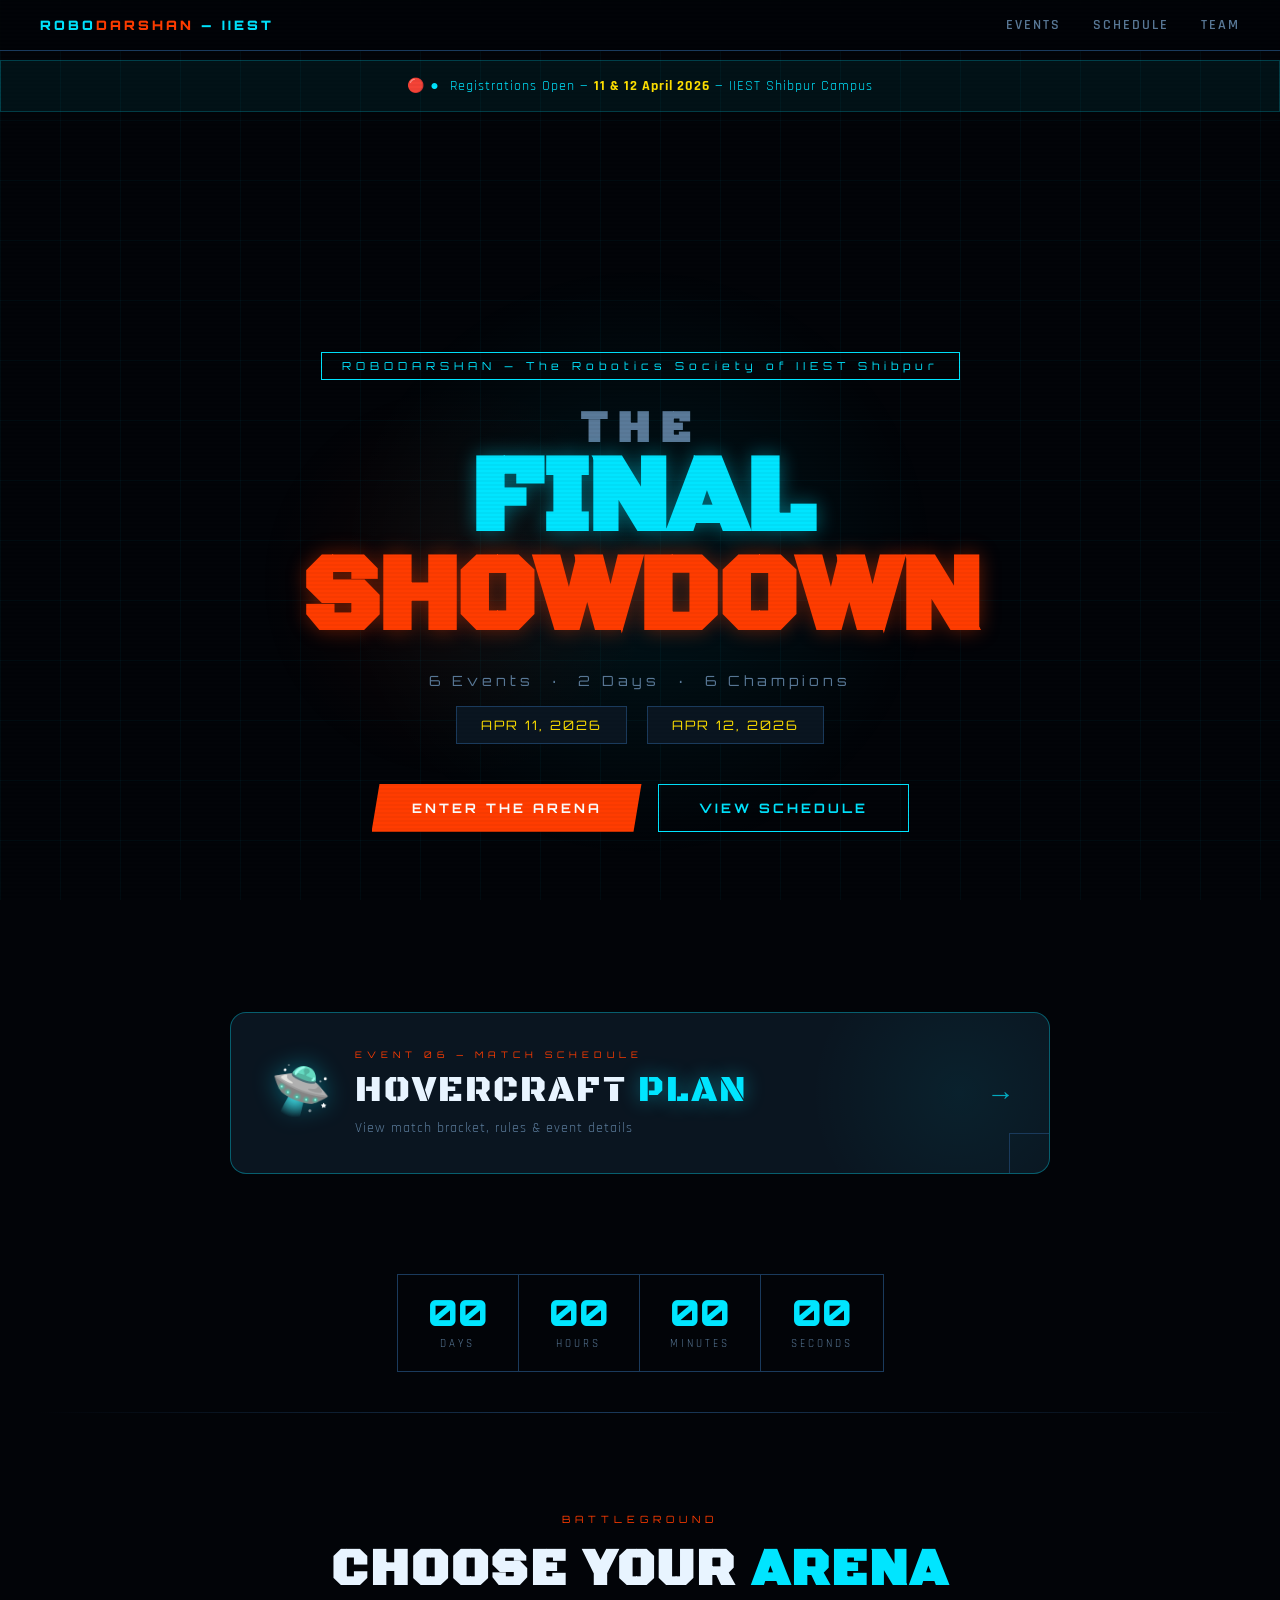
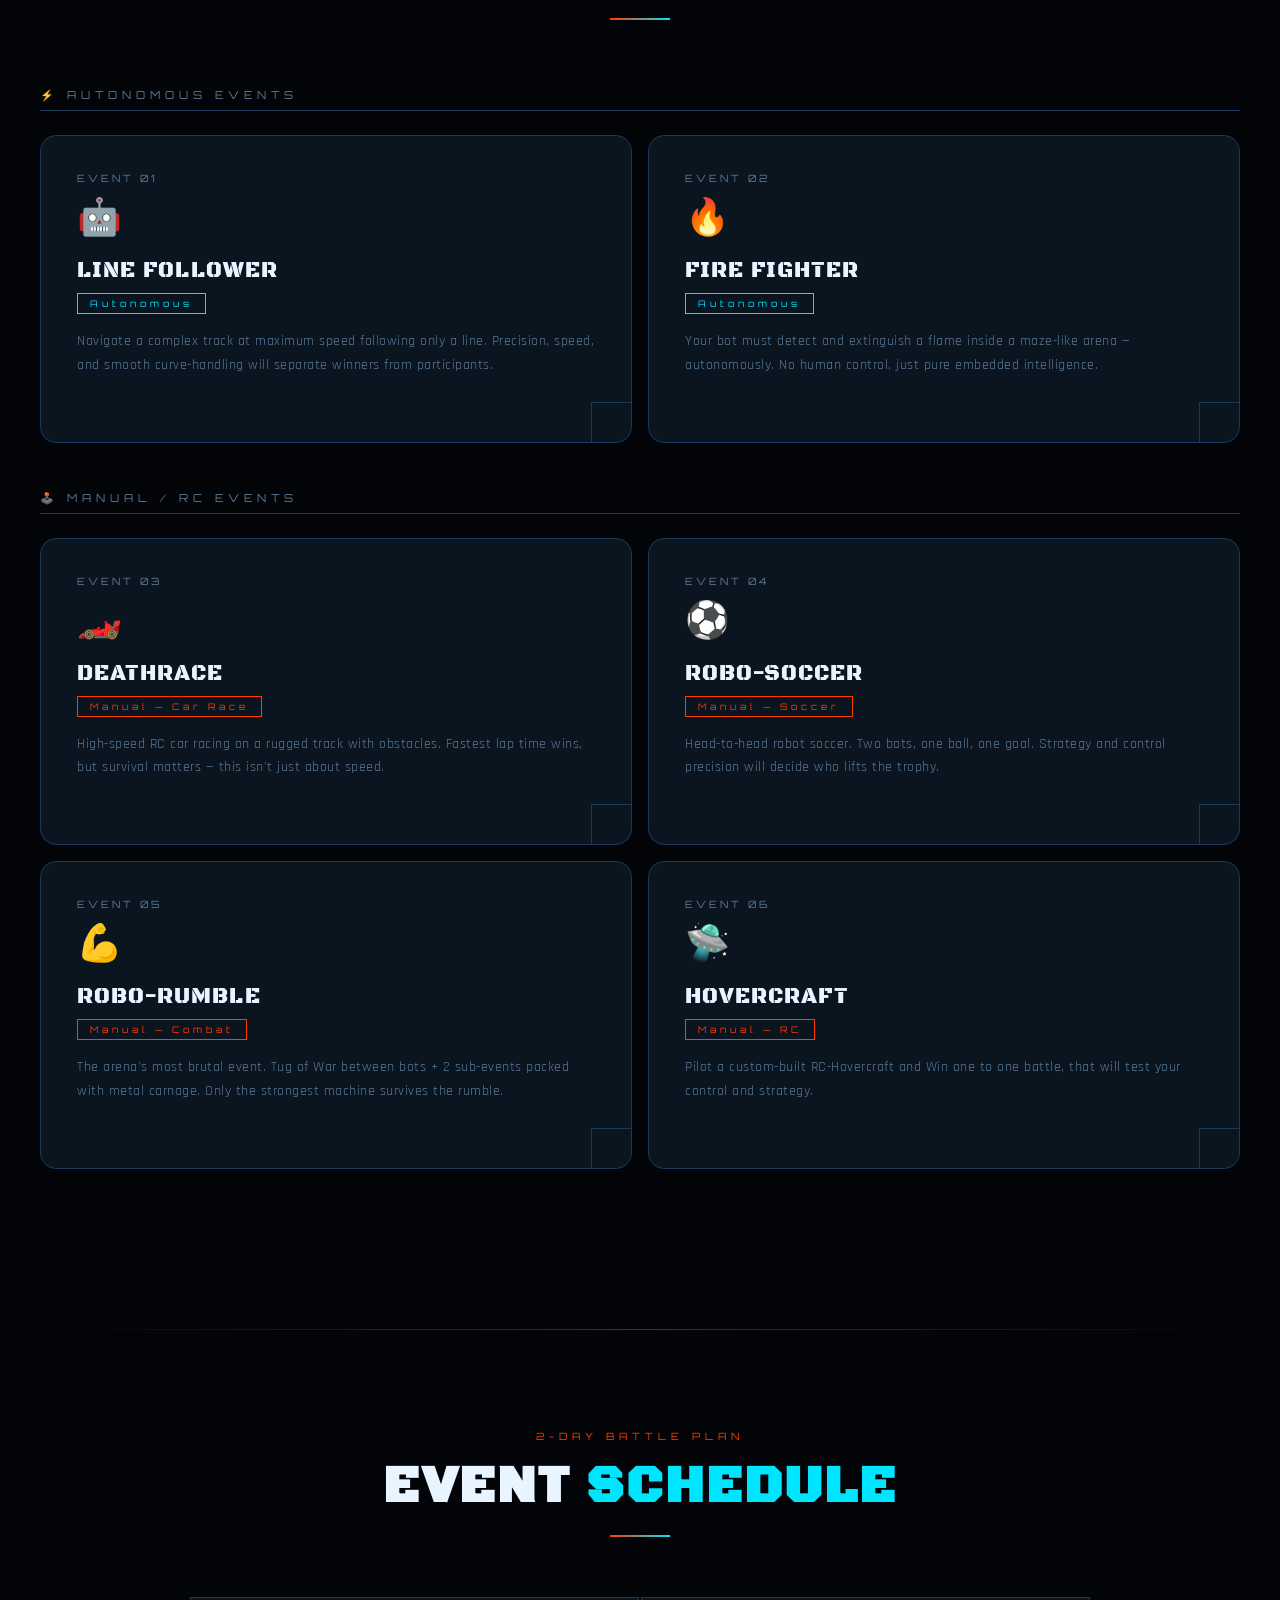
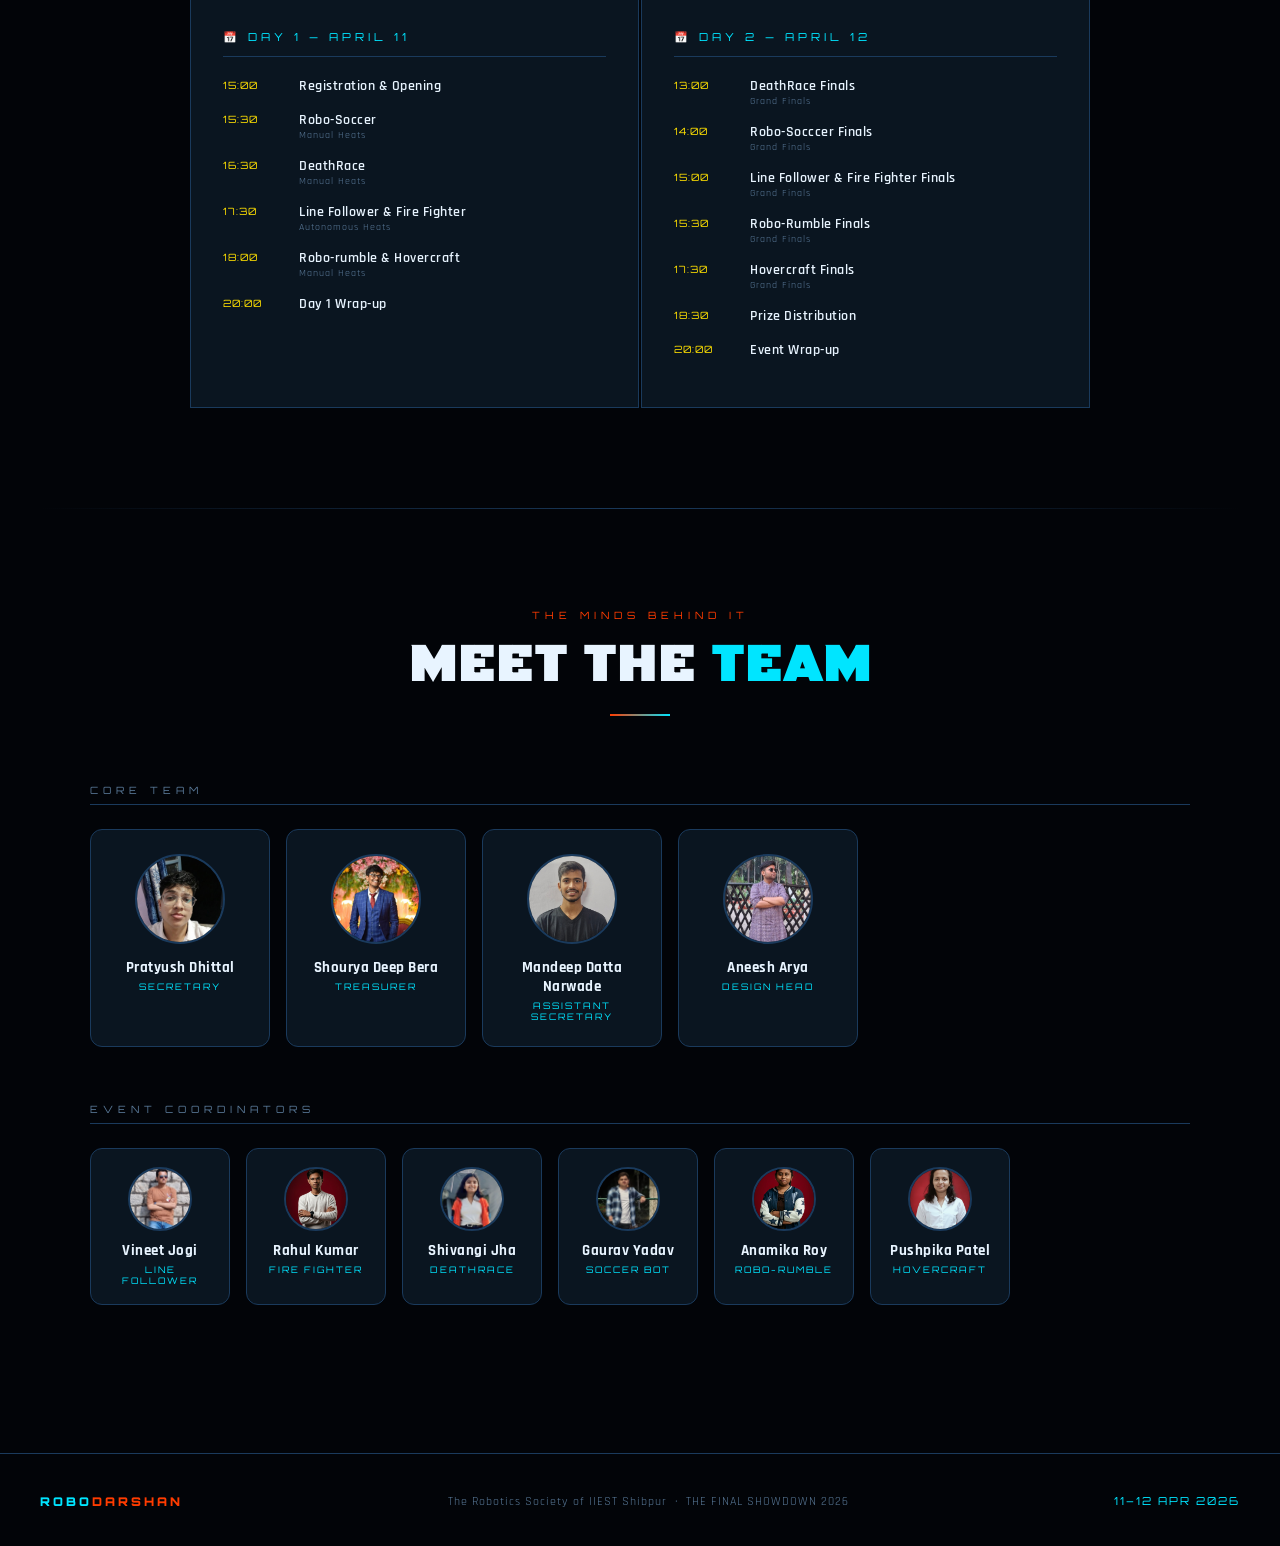
<file: index.html>
<!DOCTYPE html>
<html lang="en">

<head>
  <meta charset="UTF-8">
  <meta name="viewport" content="width=device-width, initial-scale=1.0">
  <title>THE FINAL SHOWDOWN — RoboDarshan, IIEST Shibpur</title>
  <link
    href="https://fonts.googleapis.com/css2?family=Black+Ops+One&family=Orbitron:wght@400;700;900&family=Rajdhani:wght@300;400;600;700&display=swap"
    rel="stylesheet">
  <link rel="stylesheet" href="style.css">
</head>

<body>

  <div class="grid-bg"></div>

  <!-- NAV -->
  <nav>
    <div class="nav-logo">ROBO<span>DARSHAN</span> — IIEST</div>
    <div class="nav-links">
      <a href="#events">Events</a>
      <a href="#schedule">Schedule</a>
      <a href="#team">Team</a>
    </div>
    <button class="hamburger" id="hamburgerBtn" onclick="toggleMobileNav()" aria-label="Toggle navigation">
      <span></span><span></span><span></span>
    </button>
  </nav>

  <!-- MOBILE NAV DRAWER -->
  <div class="mobile-nav" id="mobileNav">
    <a href="#events" onclick="closeMobileNav()">Events</a>
    <a href="#schedule" onclick="closeMobileNav()">Schedule</a>
    <a href="#team" onclick="closeMobileNav()">Team</a>
  </div>

  <!-- INFO BANNER -->
  <div class="info-banner" style="margin-top:60px">
    🔴 <span class="blink">●</span>&nbsp; Registrations Open — <strong>11 &amp; 12 April 2026</strong> — IIEST Shibpur
    Campus
  </div>

  <!-- HERO -->
  <section class="hero">
    <div class="hero-glow"></div>
    <div class="hero-glow2"></div>
    <div class="org-tag">ROBODARSHAN — The Robotics Society of IIEST Shibpur</div>
    <h1>
      <span class="the">THE</span>
      <span class="final">FINAL</span><br>
      <span class="showdown">SHOWDOWN</span>
    </h1>
    <p class="hero-sub">6 Events &nbsp;·&nbsp; 2 Days &nbsp;·&nbsp; 6 Champions</p>
    <div class="hero-date">
      <div class="date-badge">APR 11, 2026</div>
      <div class="date-badge">APR 12, 2026</div>
    </div>
    <div class="hero-cta">
      <a href="#events" class="btn-primary">Enter the Arena</a>
      <a href="#schedule" class="btn-secondary">View Schedule</a>
    </div>
  </section>

  <!-- HOVERCRAFT PLAN BOX -->
  <div class="hc-plan-wrap">
    <div class="hc-plan-box" onclick="openHovercraftPlan()">
      <div class="hc-plan-glow"></div>
      <div class="hc-plan-icon">🛸</div>
      <div class="hc-plan-content">
        <div class="hc-plan-tag">EVENT 06 — Match Schedule</div>
        <div class="hc-plan-title">HOVERCRAFT <span>PLAN</span></div>
        <div class="hc-plan-sub">View match bracket, rules & event details</div>
      </div>
      <div class="hc-plan-arrow">→</div>
      <div class="hc-plan-corner"></div>
    </div>
  </div>

  <!-- COUNTDOWN -->
  <div class="countdown-section">
    <div class="countdown-wrap">
      <div class="cd-unit"><span class="cd-num" id="cd-days">18</span><span class="cd-label">Days</span></div>
      <div class="cd-unit"><span class="cd-num" id="cd-hours">00</span><span class="cd-label">Hours</span></div>
      <div class="cd-unit"><span class="cd-num" id="cd-mins">00</span><span class="cd-label">Minutes</span></div>
      <div class="cd-unit"><span class="cd-num" id="cd-secs">00</span><span class="cd-label">Seconds</span></div>
    </div>
  </div>

  <div class="divider"></div>


  <!-- EVENTS -->
  <section class="events-section" id="events">
    <div class="section-header">
      <p class="section-tag">Battleground</p>
      <h2 class="section-title">Choose Your <span>Arena</span></h2>
      <div class="section-line"></div>
    </div>

    <div style="max-width:1200px; margin:0 auto;">
      <div class="category-label">⚡ Autonomous Events</div>
      <div class="events-grid" style="margin-bottom:40px">

        <div class="event-card" onclick="openEventModal('line-follower')">
          <div class="event-num">EVENT 01</div>
          <span class="event-icon">🤖</span>
          <div class="event-name">Line Follower</div>
          <span class="event-type auto">Autonomous</span>
          <p class="event-desc">Navigate a complex track at maximum speed following only a line. Precision, speed, and
            smooth curve-handling will separate winners from participants.</p>
          <div class="event-click-hint">Click to register →</div>
          <div class="event-corner"></div>
        </div>

        <div class="event-card" onclick="openEventModal('fire-fighter')">
          <div class="event-num">EVENT 02</div>
          <span class="event-icon">🔥</span>
          <div class="event-name">Fire Fighter</div>
          <span class="event-type auto">Autonomous</span>
          <p class="event-desc">Your bot must detect and extinguish a flame inside a maze-like arena — autonomously. No
            human control, just pure embedded intelligence.</p>
          <div class="event-click-hint">Click to register →</div>
          <div class="event-corner"></div>
        </div>

      </div>

      <div class="category-label">🕹️ Manual / RC Events</div>
      <div class="events-grid">

        <div class="event-card manual" onclick="openEventModal('deathrace')">
          <div class="event-num">EVENT 03</div>
          <span class="event-icon">🏎️</span>
          <div class="event-name">DeathRace</div>
          <span class="event-type manual">Manual — Car Race</span>
          <p class="event-desc">High-speed RC car racing on a rugged track with obstacles. Fastest lap time wins, but
            survival matters — this isn't just about speed.</p>
          <div class="event-click-hint">Click to register →</div>
          <div class="event-corner"></div>
        </div>

        <div class="event-card manual" onclick="openEventModal('soccer-bot')">
          <div class="event-num">EVENT 04</div>
          <span class="event-icon">⚽</span>
          <div class="event-name">Robo-Soccer</div>
          <span class="event-type manual">Manual — Soccer</span>
          <p class="event-desc">Head-to-head robot soccer. Two bots, one ball, one goal. Strategy and control precision
            will decide who lifts the trophy.</p>
          <div class="event-click-hint">Click to register →</div>
          <div class="event-corner"></div>
        </div>

        <div class="event-card manual" onclick="openEventModal('robo-rumble')">
          <div class="event-num">EVENT 05</div>
          <span class="event-icon">💪</span>
          <div class="event-name">Robo-Rumble</div>
          <span class="event-type manual">Manual — Combat</span>
          <p class="event-desc">The arena's most brutal event. Tug of War between bots + 2 sub-events packed with metal
            carnage. Only the strongest machine survives the rumble.</p>
          <div class="event-click-hint">Click to register →</div>
          <div class="event-corner"></div>
        </div>

        <div class="event-card manual" onclick="openEventModal('hovercraft')">
          <div class="event-num">EVENT 06</div>
          <span class="event-icon">🛸</span>
          <div class="event-name">Hovercraft</div>
          <span class="event-type manual">Manual — RC</span>
          <p class="event-desc">Pilot a custom-built RC-Hovercraft and Win one to one battle, that will test your
            control and strategy.</p>
          <div class="event-click-hint">Click to register →</div>
          <div class="event-corner"></div>
        </div>

      </div>
    </div>
  </section>

  <!-- EVENT MODAL -->
  <div class="modal-overlay" id="eventModal" onclick="closeEventModal(event)">
    <div class="modal-box">
      <button class="modal-close" onclick="closeEventModal(null, true)">✕</button>

      <!-- INFO PANEL -->
      <div class="modal-header">
        <span class="modal-icon" id="modalIcon"></span>
        <div>
          <div class="modal-event-num" id="modalNum"></div>
          <h2 class="modal-title" id="modalTitle"></h2>
          <span class="modal-type" id="modalType"></span>
        </div>
      </div>
      <div class="modal-body">
        <div class="modal-section">
          <div class="modal-section-label">About the Event</div>
          <p class="modal-desc" id="modalDesc"></p>
        </div>
        <div class="modal-stats" id="modalStats"></div>
        <div class="modal-section">
          <div class="modal-section-label">Event Coordinators</div>
          <div class="modal-coordinators" id="modalCoordinators"></div>
        </div>
        <div class="modal-actions">
          <button class="btn-primary" onclick="showRegisterPanel()">⚡ &nbsp; Register for this Event</button>
          <button class="btn-rulebook" id="modalRulebookBtn">📄 View Rulebook</button>
        </div>
      </div>

      <!-- REGISTRATION PANEL (slides in on Register click) -->
      <div class="modal-register-panel" id="modalRegisterPanel">
        <div class="modal-reg-header">
          <button class="modal-back-btn" onclick="hideRegisterPanel()">← Back</button>
          <div>
            <div class="modal-reg-event-tag" id="regPanelEventTag"></div>
            <h3 class="modal-reg-title">Register Your Team</h3>
          </div>
        </div>

        <div id="modal-form-area">
          <div class="modal-form-grid">

            <div class="form-group">
              <label>Team Name <span class="req">*</span></label>
              <input type="text" id="m-teamName" placeholder="e.g. Team RoboKing">
            </div>
            <div class="form-group">
              <label>Leader Name <span class="req">*</span></label>
              <input type="text" id="m-leaderName" placeholder="Full name">
            </div>

            <div class="form-group">
              <label>Email <span class="req">*</span></label>
              <input type="email" id="m-email" placeholder="leader@email.com">
            </div>
            <div class="form-group">
              <label>Phone <span class="req">*</span></label>
              <input type="tel" id="m-phone" placeholder="10-digit number" maxlength="10"
                oninput="sanitizeModalPhone(this)" inputmode="numeric">
              <span class="field-hint" id="m-phoneHint"></span>
            </div>

            <div class="form-group modal-form-full">
              <label>College / Institution <span class="req">*</span></label>
              <input type="text" id="m-college" value="INDIAN INSTITUTE OF ENGINEERING SCIENCE AND TECHNOLOGY, SHIBPUR">
            </div>

            <div class="form-group">
              <label>Team Size <span class="req">*</span></label>
              <select id="m-teamSize">
                <option value="">Select size</option>
                <option value="2">2 Members</option>
                <option value="3">3 Members</option>
                <option value="4">4 Members</option>
              </select>
            </div>
            <div class="form-group">
              <label>Year of Study <span class="req">*</span></label>
              <select id="m-year">
                <option value="">Select year</option>
                <option value="1st Year">1st Year</option>
                <option value="2nd Year">2nd Year</option>
                <option value="3rd Year">3rd Year</option>
                <option value="4th Year">4th Year</option>
                <option value="PG / PhD">PG / PhD</option>
              </select>
            </div>

            <div class="form-group modal-form-full">
              <label>Participating In</label>
              <div class="modal-events-list" id="modalEventsList"></div>
            </div>

            <div class="form-group modal-form-full">
              <label>Notes / Questions</label>
              <textarea id="m-notes" placeholder="Any special requirements or questions..."></textarea>
            </div>
          </div>

          <div id="modal-form-error"></div>
          <button class="submit-btn" id="m-submitBtn" onclick="submitModalForm()">
            <span id="m-submitText">⚡ &nbsp; CONFIRM REGISTRATION</span>
            <span id="m-submitLoader" style="display:none;">⏳ &nbsp; SUBMITTING...</span>
          </button>
        </div>

        <!-- SUCCESS STATE -->
        <div class="success-msg" id="modal-successMsg">
          <div class="success-icon">🤖</div>
          <h3>You're In, Warrior!</h3>
          <p>KEEP THE REG. ID FOR FUTURE REFERENCE.<br>Registration received. Prepare your bots.<br>The arena awaits.
          </p>
          <div class="reg-id" id="modal-regIdDisplay"></div>
          <br><br>
          <button class="btn-secondary" onclick="closeEventModal(null,true)">Back to Events</button>
        </div>
      </div>

    </div>
  </div>

  <div class="divider"></div>

  <!-- SCHEDULE -->
  <section class="schedule-section" id="schedule">
    <div class="section-header">
      <p class="section-tag">2-Day Battle Plan</p>
      <h2 class="section-title">Event <span>Schedule</span></h2>
      <div class="section-line"></div>
    </div>
    <div class="schedule-grid">
      <div class="schedule-day">
        <div class="schedule-day-title">📅 Day 1 — April 11</div>
        <div class="schedule-item">
          <div class="sch-time">15:00</div>
          <div>
            <div class="sch-event">Registration &amp; Opening</div>
          </div>
        </div>
        <div class="schedule-item">
          <div class="sch-time">15:30</div>
          <div>
            <div class="sch-event">Robo-Soccer</div>
            <div class="sch-type">Manual Heats</div>
          </div>
        </div>
        <div class="schedule-item">
          <div class="sch-time">16:30</div>
          <div>
            <div class="sch-event">DeathRace</div>
            <div class="sch-type">Manual Heats</div>
          </div>
        </div>
        <div class="schedule-item">
          <div class="sch-time">17:30</div>
          <div>
            <div class="sch-event">Line Follower &amp; Fire Fighter</div>
            <div class="sch-type">Autonomous Heats</div>
          </div>
        </div>
        <div class="schedule-item">
          <div class="sch-time">18:00</div>
          <div>
            <div class="sch-event">Robo-rumble &amp; Hovercraft</div>
            <div class="sch-type">Manual Heats</div>
          </div>
        </div>
        <div class="schedule-item">
          <div class="sch-time">20:00</div>
          <div>
            <div class="sch-event">Day 1 Wrap-up</div>
          </div>
        </div>
      </div>
      <div class="schedule-day">
        <div class="schedule-day-title">📅 Day 2 — April 12</div>
        <div class="schedule-item">
          <div class="sch-time">13:00</div>
          <div>
            <div class="sch-event">DeathRace Finals</div>
            <div class="sch-type">Grand Finals</div>
          </div>
        </div>
        <div class="schedule-item">
          <div class="sch-time">14:00</div>
          <div>
            <div class="sch-event">Robo-Socccer Finals</div>
            <div class="sch-type">Grand Finals</div>
          </div>
        </div>
        <div class="schedule-item">
          <div class="sch-time">15:00</div>
          <div>
            <div class="sch-event">Line Follower &amp; Fire Fighter Finals</div>
            <div class="sch-type">Grand Finals</div>
          </div>
        </div>
        <div class="schedule-item">
          <div class="sch-time">15:30</div>
          <div>
            <div class="sch-event">Robo-Rumble Finals</div>
            <div class="sch-type">Grand Finals</div>
          </div>
        </div>
        <div class="schedule-item">
          <div class="sch-time">17:30</div>
          <div>
            <div class="sch-event">Hovercraft Finals</div>
            <div class="sch-type">Grand Finals</div>
          </div>
        </div>
        <div class="schedule-item">
          <div class="sch-time">18:30</div>
          <div>
            <div class="sch-event">Prize Distribution</div>
          </div>
        </div>
        <div class="schedule-item">
          <div class="sch-time">20:00</div>
          <div>
            <div class="sch-event">Event Wrap-up</div>
          </div>
        </div>
      </div>
    </div>
  </section>


  <div class="divider"></div>

  <!-- TEAM SECTION -->
  <section class="team-section" id="team">
    <div class="section-header">
      <p class="section-tag">The Minds Behind It</p>
      <h2 class="section-title">Meet the <span>Team</span></h2>
      <div class="section-line"></div>
    </div>

    <div class="team-grid" style="max-width:1100px; margin:0 auto;">

      <!-- CORE TEAM -->
      <div class="team-row-label">Core Team</div>
      <div class="team-row">
        <div class="team-card">
          <div class="team-img-wrap">
            <img src="images/pratyush.jpg" alt="Pratyush Dhittal"
              onerror="this.style.display='none'; this.nextElementSibling.style.display='flex'">
            <div class="team-img-placeholder">🤖</div>
          </div>
          <div class="team-info">
            <div class="team-name">Pratyush Dhittal</div>
            <div class="team-role">Secretary</div>
          </div>
        </div>
        <div class="team-card">
          <div class="team-img-wrap">
            <img src="images/shourya.jpg" alt="Shourya Deep Bera"
              onerror="this.style.display='none'; this.nextElementSibling.style.display='flex'">
            <div class="team-img-placeholder">🤖</div>
          </div>
          <div class="team-info">
            <div class="team-name">Shourya Deep Bera</div>
            <div class="team-role">Treasurer</div>
          </div>
        </div>
        <div class="team-card">
          <div class="team-img-wrap">
            <img src="images/mandeep.jpg" alt="Mandeep Datta Narwade"
              onerror="this.style.display='none'; this.nextElementSibling.style.display='flex'">
            <div class="team-img-placeholder">🤖</div>
          </div>
          <div class="team-info">
            <div class="team-name">Mandeep Datta Narwade</div>
            <div class="team-role">Assistant Secretary</div>
          </div>
        </div>
        <div class="team-card">
          <div class="team-img-wrap">
            <img src="images/aneesh.jpg" alt="Aneesh Arya"
              onerror="this.style.display='none'; this.nextElementSibling.style.display='flex'">
            <div class="team-img-placeholder">🤖</div>
          </div>
          <div class="team-info">
            <div class="team-name">Aneesh Arya</div>
            <div class="team-role">Design Head</div>
          </div>
        </div>
      </div>

      <!-- EVENT COORDINATORS -->
      <div class="team-row-label">Event Coordinators</div>
      <div class="team-row">
        <div class="team-card coord">
          <div class="team-img-wrap small">
            <img src="images/vineet.jpg" alt="Vineet Jogi"
              onerror="this.style.display='none'; this.nextElementSibling.style.display='flex'">
            <div class="team-img-placeholder">⚙️</div>
          </div>
          <div class="team-info">
            <div class="team-name">Vineet Jogi</div>
            <div class="team-role">Line Follower</div>
          </div>
        </div>
        <div class="team-card coord">
          <div class="team-img-wrap small">
            <img src="images/rahul.jpg" alt="Rahul Kumar"
              onerror="this.style.display='none'; this.nextElementSibling.style.display='flex'">
            <div class="team-img-placeholder">⚙️</div>
          </div>
          <div class="team-info">
            <div class="team-name">Rahul Kumar</div>
            <div class="team-role">Fire Fighter</div>
          </div>
        </div>
        <div class="team-card coord">
          <div class="team-img-wrap small">
            <img src="images/shivangi.jpg" alt="Shivangi Jha"
              onerror="this.style.display='none'; this.nextElementSibling.style.display='flex'">
            <div class="team-img-placeholder">⚙️</div>
          </div>
          <div class="team-info">
            <div class="team-name">Shivangi Jha</div>
            <div class="team-role">DeathRace</div>
          </div>
        </div>
        <div class="team-card coord">
          <div class="team-img-wrap small">
            <img src="images/gaurav.jpg" alt="Gaurav Yadav"
              onerror="this.style.display='none'; this.nextElementSibling.style.display='flex'">
            <div class="team-img-placeholder">⚙️</div>
          </div>
          <div class="team-info">
            <div class="team-name">Gaurav Yadav</div>
            <div class="team-role">Soccer Bot</div>
          </div>
        </div>
        <div class="team-card coord">
          <div class="team-img-wrap small">
            <img src="images/anamika.jpg" alt="Anamika Roy"
              onerror="this.style.display='none'; this.nextElementSibling.style.display='flex'">
            <div class="team-img-placeholder">⚙️</div>
          </div>
          <div class="team-info">
            <div class="team-name">Anamika Roy</div>
            <div class="team-role">Robo-Rumble</div>
          </div>
        </div>
        <div class="team-card coord">
          <div class="team-img-wrap small">
            <img src="images/pushpika.jpg" alt="Pushpika Patel"
              onerror="this.style.display='none'; this.nextElementSibling.style.display='flex'">
            <div class="team-img-placeholder">⚙️</div>
          </div>
          <div class="team-info">
            <div class="team-name">Pushpika Patel</div>
            <div class="team-role">Hovercraft</div>
          </div>
        </div>
      </div>

    </div>
  </section>

  <!-- FOOTER -->
  <footer>
    <div class="footer-logo">ROBO<span>DARSHAN</span></div>
    <div class="footer-text">The Robotics Society of IIEST Shibpur &nbsp;·&nbsp; THE FINAL SHOWDOWN 2026</div>
    <div class="footer-text"
      style="color:var(--accent); font-family:'Orbitron',monospace; font-size:11px; letter-spacing:2px;">11–12 APR 2026
    </div>
  </footer>

  <!-- HOVERCRAFT PLAN MODAL -->
  <div class="modal-overlay" id="hovercraftPlanModal" onclick="closeHovercraftPlan(event)">
    <div class="modal-box hc-modal-box">
      <button class="modal-close" onclick="closeHovercraftPlan(null, true)">✕</button>

      <!-- Header -->
      <div class="modal-header">
        <span class="modal-icon">🛸</span>
        <div>
          <div class="modal-event-num">EVENT 06</div>
          <h2 class="modal-title">Hovercraft</h2>
          <span class="modal-type manual">Manual — RC</span>
        </div>
      </div>

      <div class="modal-body">

        <!-- About -->
        <div class="modal-section">
          <div class="modal-section-label">About the Event</div>
          <p class="modal-desc">Pilot a custom-built RC hovercraft through a Battle Arena. One-on-one battles decide who
            advances.</p>
        </div>

        <!-- Stats -->
        <div class="modal-stats">
          <div class="modal-stat"><span class="modal-stat-val">2–4</span><span class="modal-stat-key">Team Size</span>
          </div>
          <div class="modal-stat"><span class="modal-stat-val">✈️ Night Light</span><span class="modal-stat-key">1st
              Prize</span></div>
          <div class="modal-stat"><span class="modal-stat-val">MQ-135</span><span class="modal-stat-key">2nd
              Prize</span></div>
        </div>

        <!-- Rules -->
        <div class="modal-section">
          <div class="modal-section-label">Rules & Regulations</div>
          <ul class="hc-rules-list">
            <li>🛸 Hovercraft must be self-built; no commercial hovercrafts allowed.</li>
            <li>📐 Maximum dimensions: <strong>50cm × 50cm × 30cm</strong> (L × W × H).</li>
            <li>⚖️ Maximum weight: <strong>4 kg</strong> including battery.</li>
            <li>🔋 Must run on batteries only — no wired power during competition.</li>
            <li>🎮 RC controller must operate on standard 2.4 GHz frequency.</li>
            <li>🏆 Hovercraft should be hover during the whole match, Maneuverability is the main criteria.</li>
            <li>⚔️ Matches are 1v1; the hovercraft that stays in bounds or scores more points wins.</li>
            <li>⏱️ Each match slot is <strong>20 minutes</strong> long.</li>
            <li>⏱️ The matches will be of <strong>2 minutes</strong> for each team.</li>
            <li>🚫 Intentional interference with opponent's controller is strictly prohibited.</li>
            <li>📋 Teams must report to the arena at least 5 minutes before their slot.</li>
            <li>🏆 League format: 5 match slots, top 2 teams advance to grand final.</li>
            <li>🏆 Judgement criteria: <strong>50% Control, 25% maneuverability, 25% Aggression</strong></li>
            <li>🏆 <strong>Judges desicion will be Final.</strong></li>
          </ul>
        </div>

        <!-- Rulebook -->
        <div class="modal-section" style="margin-bottom:0">
          <div class="modal-section-label">📄 Rulebook</div>
          <a href="rulebooks/hovercraft.pdf" target="_blank" class="btn-rulebook"
            style="margin-bottom:24px; display:inline-block;">📄 View Full Rulebook</a>
        </div>

        <!-- Match Schedule -->
        <div class="modal-section">
          <div class="modal-section-label">Match Schedule — League Slots</div>
          <div class="hc-schedule-table-wrap">
            <table class="hc-schedule-table">
              <thead>
                <tr>
                  <th>Slot</th>
                  <th>Time</th>
                  <th>Match 1</th>
                  <th>Match 2</th>
                </tr>
              </thead>
              <tbody>
                <tr>
                  <td class="slot-num">Slot 1</td>
                  <td class="slot-time">6:00 PM – 6:20 PM</td>
                  <td>
                    <div class="hc-match">
                      <span class="hc-team decepticons">Decepticons</span>
                      <span class="vs">vs</span>
                      <span class="hc-team alabama">Alabama-nigga</span>
                    </div>
                  </td>
                  <td>
                    <div class="hc-match">
                      <span class="hc-team autobots">Autobots</span>
                      <span class="vs">vs</span>
                      <span class="hc-team hairfall">Hairfall</span>
                    </div>
                  </td>
                </tr>
                <tr>
                  <td class="slot-num">Slot 2</td>
                  <td class="slot-time">6:20 PM – 6:40 PM</td>
                  <td>
                    <div class="hc-match">
                      <span class="hc-team autobots">Autobots</span>
                      <span class="vs">vs</span>
                      <span class="hc-team irobox">I-Robox</span>
                    </div>
                  </td>
                  <td>
                    <div class="hc-match">
                      <span class="hc-team hairfall">Hairfall</span>
                      <span class="vs">vs</span>
                      <span class="hc-team alabama">Alabama-nigga</span>
                    </div>
                  </td>
                </tr>
                <tr>
                  <td class="slot-num">Slot 3</td>
                  <td class="slot-time">6:40 PM – 7:00 PM</td>
                  <td>
                    <div class="hc-match">
                      <span class="hc-team hairfall">Hairfall</span>
                      <span class="vs">vs</span>
                      <span class="hc-team decepticons">Decepticons</span>
                    </div>
                  </td>
                  <td>
                    <div class="hc-match">
                      <span class="hc-team alabama">Alabama-nigga</span>
                      <span class="vs">vs</span>
                      <span class="hc-team irobox">I-Robox</span>
                    </div>
                  </td>
                </tr>
                <tr>
                  <td class="slot-num">Slot 4</td>
                  <td class="slot-time">7:00 PM – 7:20 PM</td>
                  <td>
                    <div class="hc-match">
                      <span class="hc-team alabama">Alabama-nigga</span>
                      <span class="vs">vs</span>
                      <span class="hc-team autobots">Autobots</span>
                    </div>
                  </td>
                  <td>
                    <div class="hc-match">
                      <span class="hc-team irobox">I-Robox</span>
                      <span class="vs">vs</span>
                      <span class="hc-team decepticons">Decepticons</span>
                    </div>
                  </td>
                </tr>
                <tr>
                  <td class="slot-num">Slot 5</td>
                  <td class="slot-time">7:20 PM – 7:40 PM</td>
                  <td>
                    <div class="hc-match">
                      <span class="hc-team irobox">I-Robox</span>
                      <span class="vs">vs</span>
                      <span class="hc-team hairfall">Hairfall</span>
                    </div>
                  </td>
                  <td>
                    <div class="hc-match">
                      <span class="hc-team decepticons">Decepticons</span>
                      <span class="vs">vs</span>
                      <span class="hc-team autobots">Autobots</span>
                    </div>
                  </td>
                </tr>
              </tbody>
            </table>
          </div>

          <!-- Team Legend -->
          <div class="hc-team-legend">
            <div class="hc-legend-title">Teams</div>
            <div class="hc-legend-grid">
              <span class="hc-team decepticons">Decepticons</span>
              <span class="hc-team autobots">Autobots</span>
              <span class="hc-team hairfall">Hairfall</span>
              <span class="hc-team alabama">Alabama-nigga</span>
              <span class="hc-team irobox">I-Robox</span>
            </div>
          </div>
        </div>

        <!-- Coordinators -->
        <div class="modal-section">
          <div class="modal-section-label">Event Coordinators</div>
          <div class="modal-coordinators">
            <div class="coordinator-card">
              <div class="coord-avatar"><img src="images/pushpika.jpg" alt="Pushpika Patel"
                  onerror="this.style.display='none'"></div>
              <div>
                <div class="coord-name">Pushpika Patel</div>
                <div class="coord-contact">+91 8318575758</div>
              </div>
            </div>
            <div class="coordinator-card">
              <div class="coord-avatar"><img src="images/anchal.jpg" alt="Anchal Chaudhary"
                  onerror="this.style.display='none'"></div>
              <div>
                <div class="coord-name">Anchal Chaudhary</div>
                <div class="coord-contact">+91 9336049348</div>
              </div>
            </div>
          </div>
        </div>

        <div class="modal-actions">
          <button class="btn-primary" onclick="openEventModal('hovercraft'); closeHovercraftPlan(null,true);">⚡&nbsp;
            Register for Hovercraft</button>
        </div>

      </div>
    </div>
  </div>

  <script src="script.js"></script>
</body>

</html>
</file>
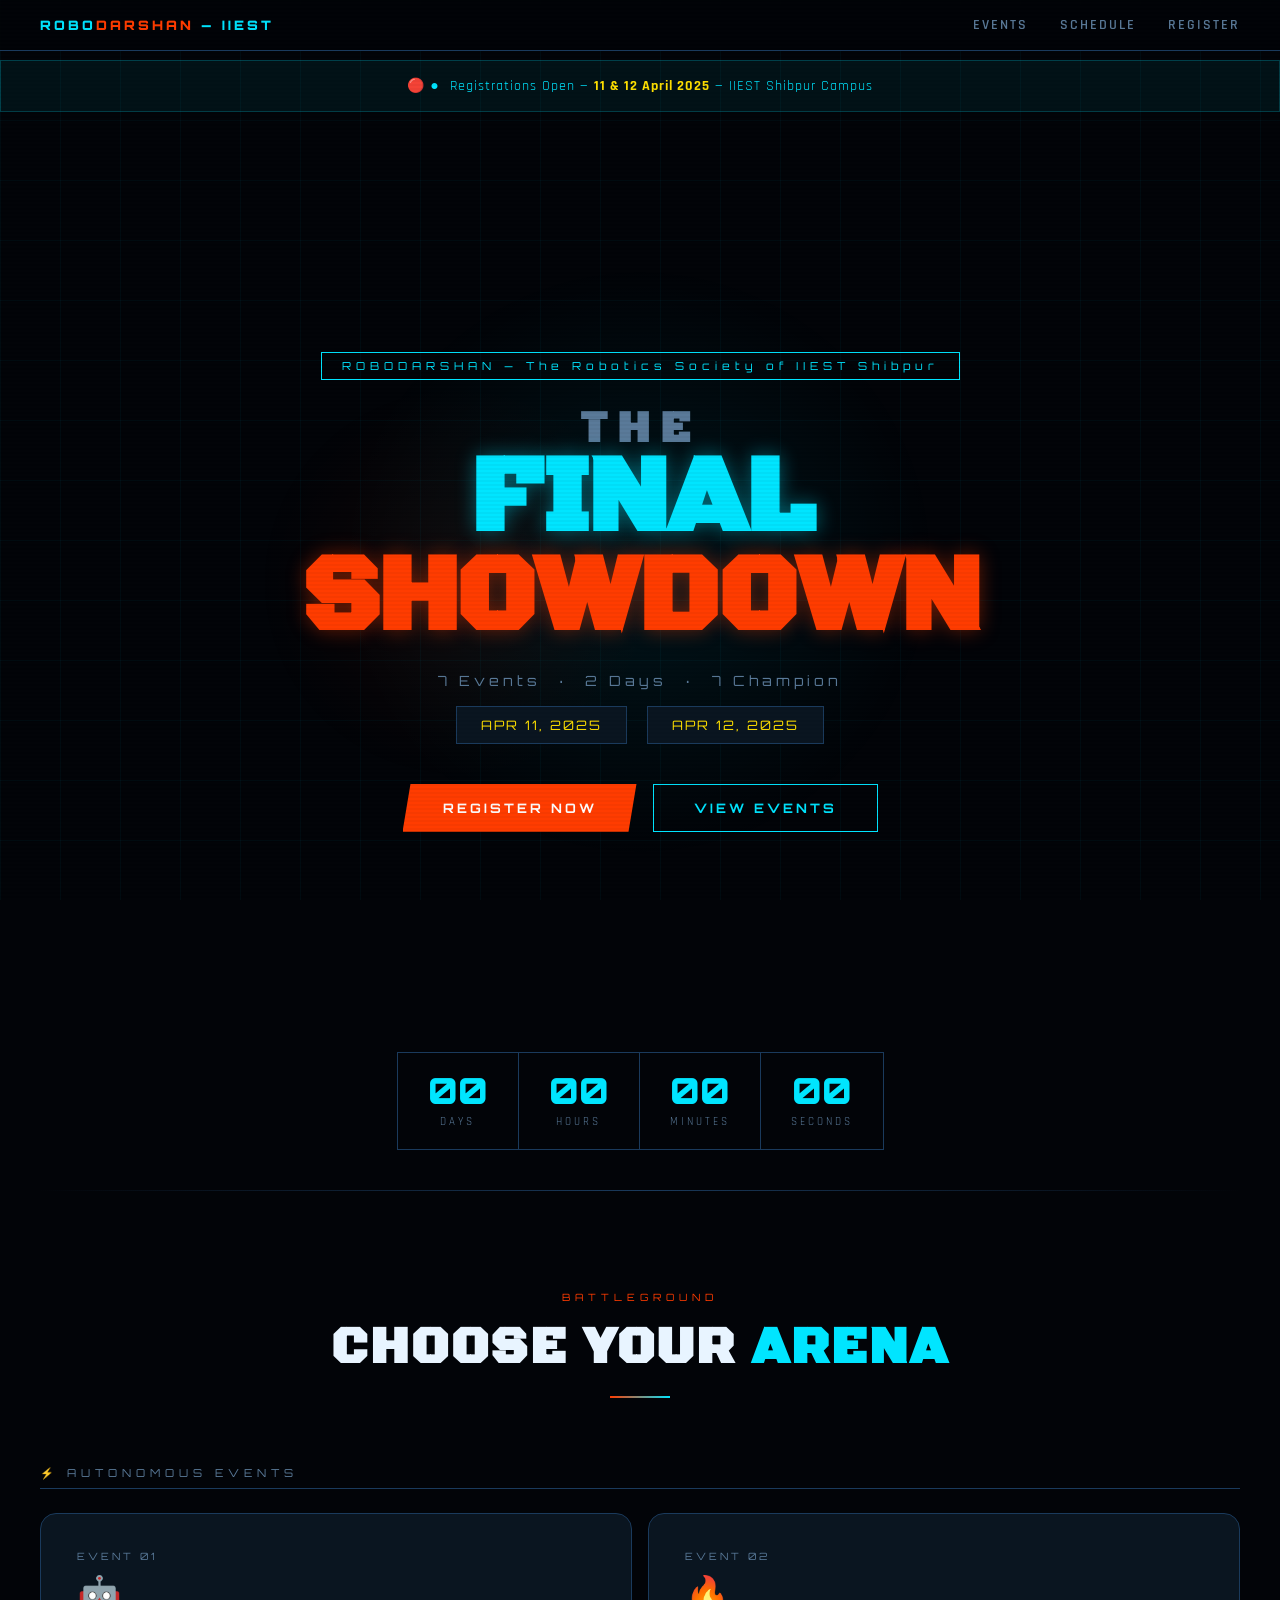
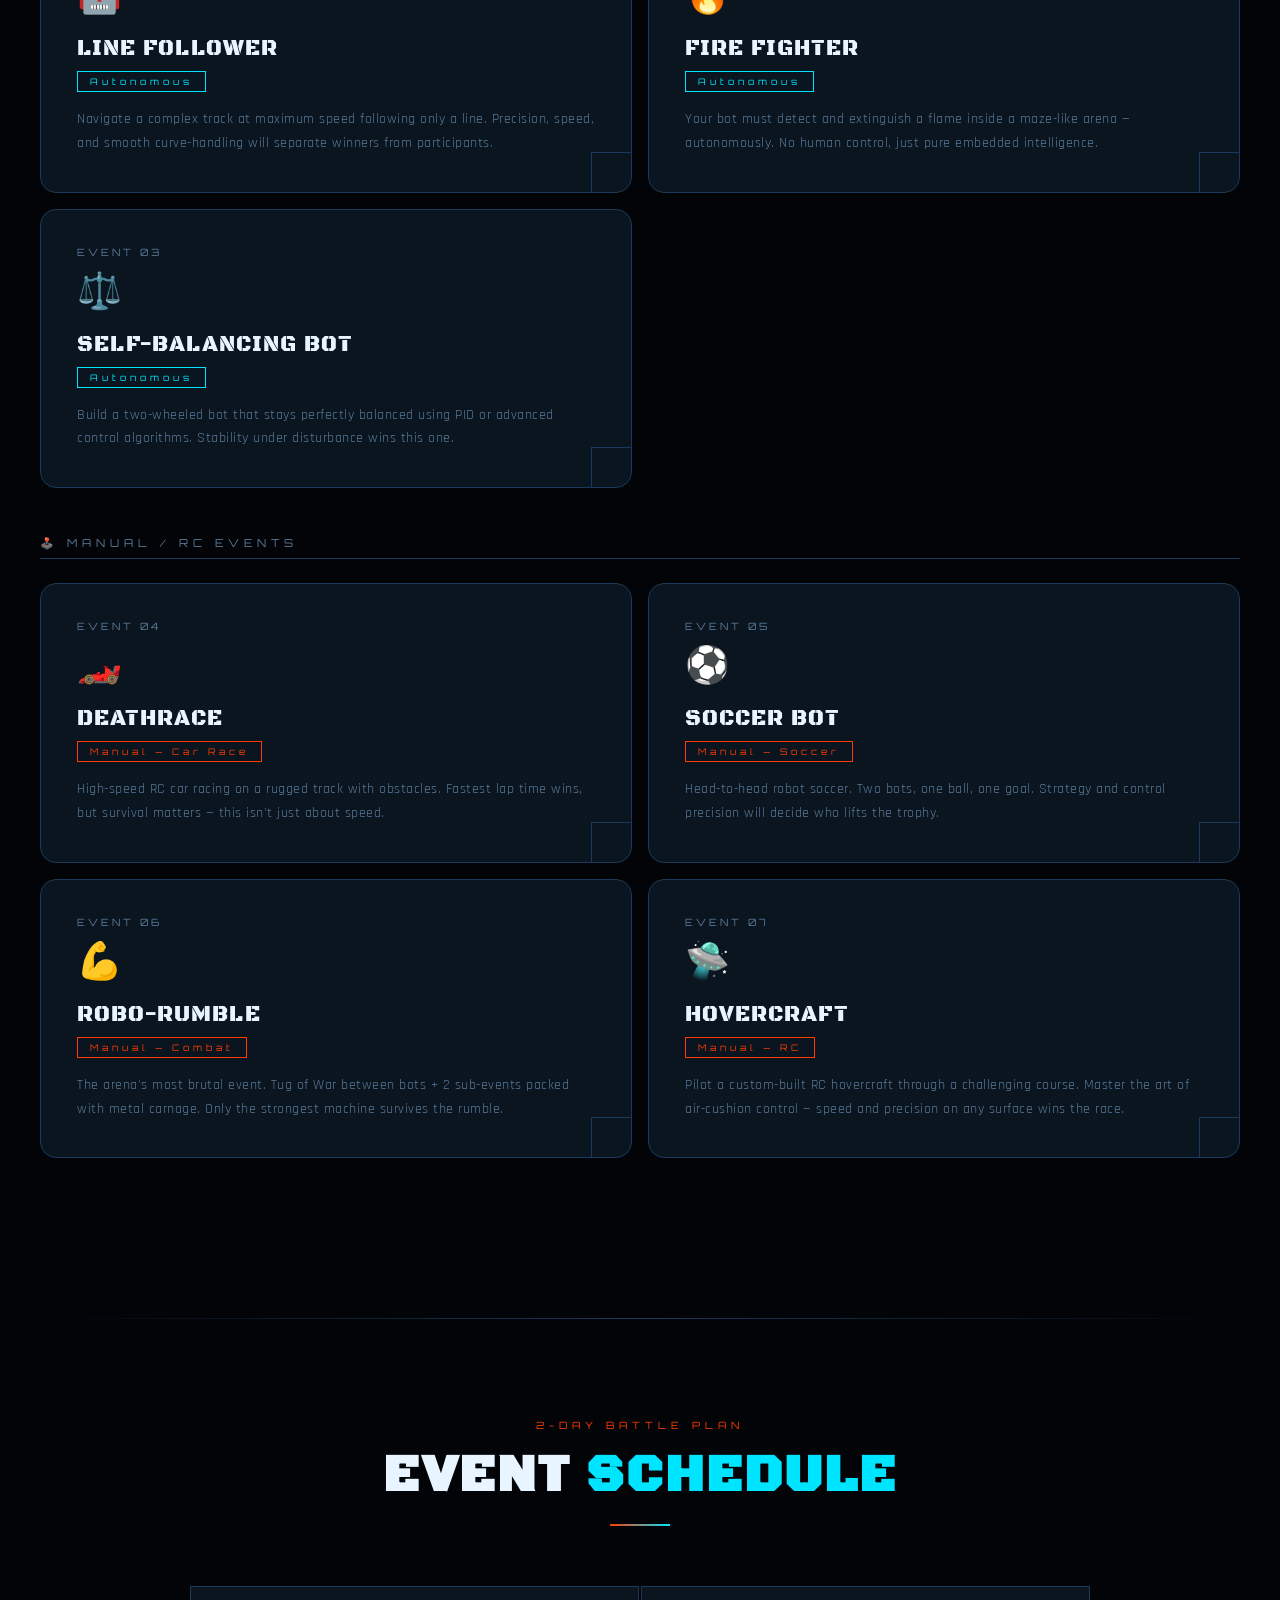
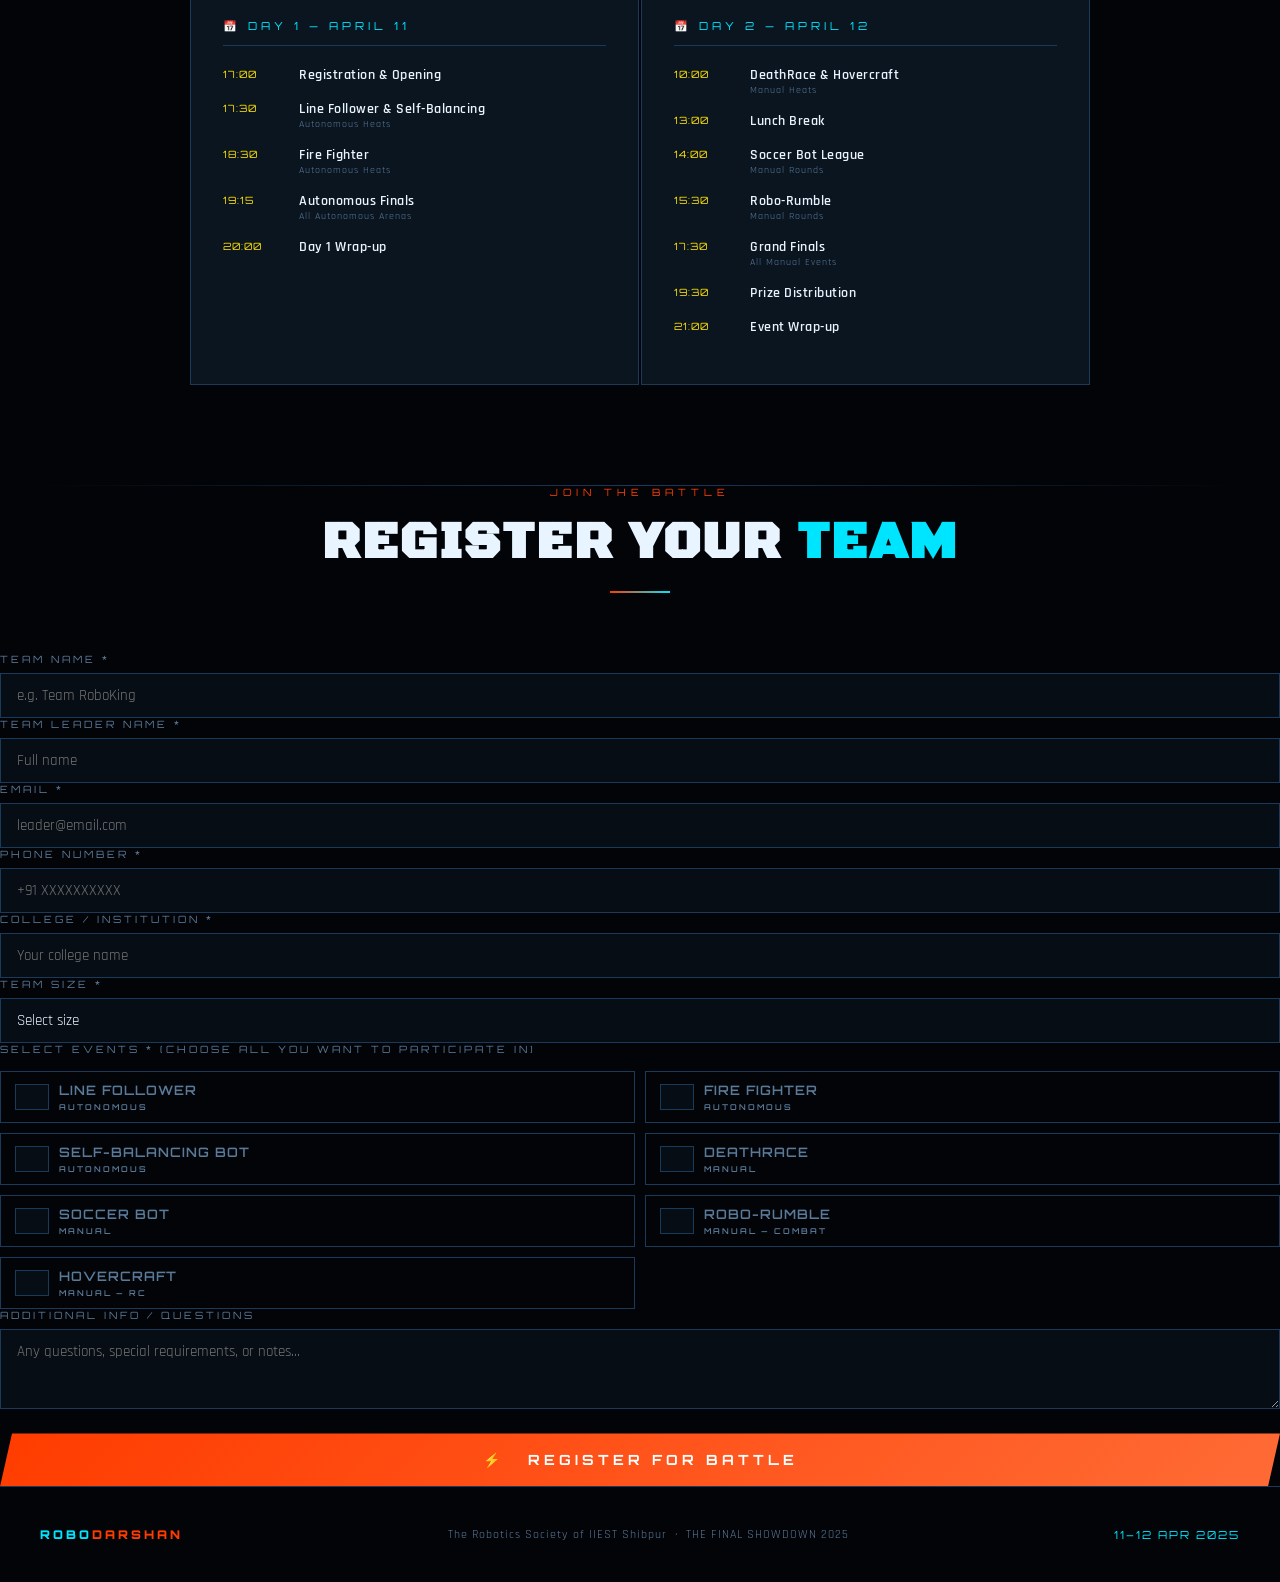
<file: final_showdown.html>
<!DOCTYPE html>
<html lang="en">

<head>
  <meta charset="UTF-8">
  <meta name="viewport" content="width=device-width, initial-scale=1.0">
  <title>THE FINAL SHOWDOWN — RoboDarshan, IIEST Shibpur</title>
  <link
    href="https://fonts.googleapis.com/css2?family=Black+Ops+One&family=Orbitron:wght@400;700;900&family=Rajdhani:wght@300;400;600;700&display=swap"
    rel="stylesheet">
  <link rel="stylesheet" href="style.css">
</head>

<body>

  <div class="grid-bg"></div>

  <!-- NAV -->
  <nav>
    <div class="nav-logo">ROBO<span>DARSHAN</span> — IIEST</div>
    <div class="nav-links">
      <a href="#events">Events</a>
      <a href="#schedule">Schedule</a>
      <a href="#register">Register</a>
    </div>
    <button class="hamburger" id="hamburgerBtn" onclick="toggleMobileNav()" aria-label="Toggle navigation">
      <span></span><span></span><span></span>
    </button>
  </nav>

  <!-- MOBILE NAV DRAWER -->
  <div class="mobile-nav" id="mobileNav">
    <a href="#events" onclick="closeMobileNav()">Events</a>
    <a href="#schedule" onclick="closeMobileNav()">Schedule</a>
    <a href="#register" onclick="closeMobileNav()">Register</a>
  </div>

  <!-- INFO BANNER -->
  <div class="info-banner" style="margin-top:60px">
    🔴 <span class="blink">●</span>&nbsp; Registrations Open — <strong>11 &amp; 12 April 2025</strong> — IIEST Shibpur
    Campus
  </div>

  <!-- HERO -->
  <section class="hero">
    <div class="hero-glow"></div>
    <div class="hero-glow2"></div>
    <div class="org-tag">ROBODARSHAN — The Robotics Society of IIEST Shibpur</div>
    <h1>
      <span class="the">THE</span>
      <span class="final">FINAL</span><br>
      <span class="showdown">SHOWDOWN</span>
    </h1>
    <p class="hero-sub">7 Events &nbsp;·&nbsp; 2 Days &nbsp;·&nbsp; 7 Champion</p>
    <div class="hero-date">
      <div class="date-badge">APR 11, 2025</div>
      <div class="date-badge">APR 12, 2025</div>
    </div>
    <div class="hero-cta">
      <a href="#register" class="btn-primary">Register Now</a>
      <a href="#events" class="btn-secondary">View Events</a>
    </div>
  </section>

  <!-- COUNTDOWN -->
  <div class="countdown-section">
    <div class="countdown-wrap">
      <div class="cd-unit"><span class="cd-num" id="cd-days">18</span><span class="cd-label">Days</span></div>
      <div class="cd-unit"><span class="cd-num" id="cd-hours">00</span><span class="cd-label">Hours</span></div>
      <div class="cd-unit"><span class="cd-num" id="cd-mins">00</span><span class="cd-label">Minutes</span></div>
      <div class="cd-unit"><span class="cd-num" id="cd-secs">00</span><span class="cd-label">Seconds</span></div>
    </div>
  </div>

  <div class="divider"></div>

  <!-- EVENTS -->
  <section class="events-section" id="events">
    <div class="section-header">
      <p class="section-tag">Battleground</p>
      <h2 class="section-title">Choose Your <span>Arena</span></h2>
      <div class="section-line"></div>
    </div>

    <div style="max-width:1200px; margin:0 auto;">
      <div class="category-label">⚡ Autonomous Events</div>
      <div class="events-grid" style="margin-bottom:40px">

        <div class="event-card">
          <div class="event-num">EVENT 01</div>
          <span class="event-icon">🤖</span>
          <div class="event-name">Line Follower</div>
          <span class="event-type auto">Autonomous</span>
          <p class="event-desc">Navigate a complex track at maximum speed following only a line. Precision, speed, and
            smooth curve-handling will separate winners from participants.</p>
          <div class="event-corner"></div>
        </div>

        <div class="event-card">
          <div class="event-num">EVENT 02</div>
          <span class="event-icon">🔥</span>
          <div class="event-name">Fire Fighter</div>
          <span class="event-type auto">Autonomous</span>
          <p class="event-desc">Your bot must detect and extinguish a flame inside a maze-like arena — autonomously. No
            human control, just pure embedded intelligence.</p>
          <div class="event-corner"></div>
        </div>

        <div class="event-card">
          <div class="event-num">EVENT 03</div>
          <span class="event-icon">⚖️</span>
          <div class="event-name">Self-Balancing Bot</div>
          <span class="event-type auto">Autonomous</span>
          <p class="event-desc">Build a two-wheeled bot that stays perfectly balanced using PID or advanced control
            algorithms. Stability under disturbance wins this one.</p>
          <div class="event-corner"></div>
        </div>

      </div>

      <div class="category-label">🕹️ Manual / RC Events</div>
      <div class="events-grid">

        <div class="event-card manual">
          <div class="event-num">EVENT 04</div>
          <span class="event-icon">🏎️</span>
          <div class="event-name">DeathRace</div>
          <span class="event-type manual">Manual — Car Race</span>
          <p class="event-desc">High-speed RC car racing on a rugged track with obstacles. Fastest lap time wins, but
            survival matters — this isn't just about speed.</p>
          <div class="event-corner"></div>
        </div>

        <div class="event-card manual">
          <div class="event-num">EVENT 05</div>
          <span class="event-icon">⚽</span>
          <div class="event-name">Soccer Bot</div>
          <span class="event-type manual">Manual — Soccer</span>
          <p class="event-desc">Head-to-head robot soccer. Two bots, one ball, one goal. Strategy and control precision
            will decide who lifts the trophy.</p>
          <div class="event-corner"></div>
        </div>

        <div class="event-card manual">
          <div class="event-num">EVENT 06</div>
          <span class="event-icon">💪</span>
          <div class="event-name">Robo-Rumble</div>
          <span class="event-type manual">Manual — Combat</span>
          <p class="event-desc">The arena's most brutal event. Tug of War between bots + 2 sub-events packed with metal
            carnage. Only the strongest machine survives the rumble.</p>
          <div class="event-corner"></div>
        </div>

        <div class="event-card manual">
          <div class="event-num">EVENT 07</div>
          <span class="event-icon">🛸</span>
          <div class="event-name">Hovercraft</div>
          <span class="event-type manual">Manual — RC</span>
          <p class="event-desc">Pilot a custom-built RC hovercraft through a challenging course. Master the art of
            air-cushion
            control — speed and precision on any surface wins the race.</p>
          <div class="event-corner"></div>
        </div>

      </div>
    </div>
  </section>

  <div class="divider"></div>

  <!-- SCHEDULE -->
  <section class="schedule-section" id="schedule">
    <div class="section-header">
      <p class="section-tag">2-Day Battle Plan</p>
      <h2 class="section-title">Event <span>Schedule</span></h2>
      <div class="section-line"></div>
    </div>
    <div class="schedule-grid">
      <div class="schedule-day">
        <div class="schedule-day-title">📅 Day 1 — April 11</div>
        <div class="schedule-item">
          <div class="sch-time">17:00</div>
          <div>
            <div class="sch-event">Registration &amp; Opening</div>
          </div>
        </div>
        <div class="schedule-item">
          <div class="sch-time">17:30</div>
          <div>
            <div class="sch-event">Line Follower &amp; Self-Balancing</div>
            <div class="sch-type">Autonomous Heats</div>
          </div>
        </div>
        <div class="schedule-item">
          <div class="sch-time">18:30</div>
          <div>
            <div class="sch-event">Fire Fighter</div>
            <div class="sch-type">Autonomous Heats</div>
          </div>
        </div>
        <div class="schedule-item">
          <div class="sch-time">19:15</div>
          <div>
            <div class="sch-event">Autonomous Finals</div>
            <div class="sch-type">All Autonomous Arenas</div>
          </div>
        </div>
        <div class="schedule-item">
          <div class="sch-time">20:00</div>
          <div>
            <div class="sch-event">Day 1 Wrap-up</div>
          </div>
        </div>
      </div>
      <div class="schedule-day">
        <div class="schedule-day-title">📅 Day 2 — April 12</div>
        <div class="schedule-item">
          <div class="sch-time">10:00</div>
          <div>
            <div class="sch-event">DeathRace &amp; Hovercraft</div>
            <div class="sch-type">Manual Heats</div>
          </div>
        </div>
        <div class="schedule-item">
          <div class="sch-time">13:00</div>
          <div>
            <div class="sch-event">Lunch Break</div>
          </div>
        </div>
        <div class="schedule-item">
          <div class="sch-time">14:00</div>
          <div>
            <div class="sch-event">Soccer Bot League</div>
            <div class="sch-type">Manual Rounds</div>
          </div>
        </div>
        <div class="schedule-item">
          <div class="sch-time">15:30</div>
          <div>
            <div class="sch-event">Robo-Rumble</div>
            <div class="sch-type">Manual Rounds</div>
          </div>
        </div>
        <div class="schedule-item">
          <div class="sch-time">17:30</div>
          <div>
            <div class="sch-event">Grand Finals</div>
            <div class="sch-type">All Manual Events</div>
          </div>
        </div>
        <div class="schedule-item">
          <div class="sch-time">19:30</div>
          <div>
            <div class="sch-event">Prize Distribution</div>
          </div>
        </div>
        <div class="schedule-item">
          <div class="sch-time">21:00</div>
          <div>
            <div class="sch-event">Event Wrap-up</div>
          </div>
        </div>
      </div>
    </div>
  </section>

  <div class="divider"></div>

  <!-- REGISTER -->
  <section class="register-section" id="register">
    <div class="section-header">
      <p class="section-tag">Join the Battle</p>
      <h2 class="section-title">Register Your <span>Team</span></h2>
      <div class="section-line"></div>
    </div>

    <div class="register-wrap">

      <div id="form-area">
        <div class="form-grid">

          <div class="form-group">
            <label>Team Name *</label>
            <input type="text" id="teamName" placeholder="e.g. Team RoboKing" required>
          </div>
          <div class="form-group">
            <label>Team Leader Name *</label>
            <input type="text" id="leaderName" placeholder="Full name" required>
          </div>

          <div class="form-group">
            <label>Email *</label>
            <input type="email" id="email" placeholder="leader@email.com" required>
          </div>
          <div class="form-group">
            <label>Phone Number *</label>
            <input type="tel" id="phone" placeholder="+91 XXXXXXXXXX" required>
          </div>

          <div class="form-group">
            <label>College / Institution *</label>
            <input type="text" id="college" placeholder="Your college name" required>
          </div>
          <div class="form-group">
            <label>Team Size *</label>
            <select id="teamSize">
              <option value="">Select size</option>
              <option value="1">1 Member</option>
              <option value="2">2 Members</option>
              <option value="3">3 Members</option>
              <option value="4">4 Members</option>
              <option value="5">5 Members</option>
            </select>
          </div>

          <div class="form-group form-full">
            <label>Select Events * (choose all you want to participate in)</label>
            <div class="events-checkboxes">
              <label class="checkbox-item">
                <input type="checkbox" name="events" value="Line Follower">
                <div class="checkbox-col">
                  <span>Line Follower</span>
                  <span class="event-tag">AUTONOMOUS</span>
                </div>
              </label>
              <label class="checkbox-item">
                <input type="checkbox" name="events" value="Fire Fighter">
                <div class="checkbox-col">
                  <span>Fire Fighter</span>
                  <span class="event-tag">AUTONOMOUS</span>
                </div>
              </label>
              <label class="checkbox-item">
                <input type="checkbox" name="events" value="Self-Balancing Bot">
                <div class="checkbox-col">
                  <span>Self-Balancing Bot</span>
                  <span class="event-tag">AUTONOMOUS</span>
                </div>
              </label>
              <label class="checkbox-item">
                <input type="checkbox" name="events" value="DeathRace">
                <div class="checkbox-col">
                  <span>DeathRace</span>
                  <span class="event-tag">MANUAL</span>
                </div>
              </label>
              <label class="checkbox-item">
                <input type="checkbox" name="events" value="Soccer Bot">
                <div class="checkbox-col">
                  <span>Soccer Bot</span>
                  <span class="event-tag">MANUAL</span>
                </div>
              </label>
              <label class="checkbox-item">
                <input type="checkbox" name="events" value="Robo-Rumble">
                <div class="checkbox-col">
                  <span>Robo-Rumble</span>
                  <span class="event-tag">MANUAL — COMBAT</span>
                </div>
              </label>
              <label class="checkbox-item">
                <input type="checkbox" name="events" value="Hovercraft">
                <div class="checkbox-col">
                  <span>Hovercraft</span>
                  <span class="event-tag">MANUAL — RC</span>
                </div>
              </label>
            </div>
          </div>

          <div class="form-group form-full">
            <label>Additional Info / Questions</label>
            <textarea id="notes" placeholder="Any questions, special requirements, or notes..."></textarea>
          </div>

        </div>

        <div id="form-error"
          style="display:none; color:var(--accent2); font-family:'Orbitron',monospace; font-size:11px; letter-spacing:2px; margin-top:16px; text-align:center;">
        </div>

        <button class="submit-btn" id="submitBtn" onclick="submitForm()">⚡ &nbsp; REGISTER FOR BATTLE</button>
      </div>

      <!-- SUCCESS STATE -->
      <div class="success-msg" id="successMsg">
        <div class="success-icon">🤖</div>
        <h3>You're In, Warrior!</h3>
        <p>Your registration has been received. You'll get a confirmation email shortly.<br>Prepare your bots. The arena
          awaits.</p>
        <div class="reg-id" id="regIdDisplay"></div>
        <br><br>
        <button class="btn-secondary" onclick="resetForm()">Register Another Team</button>
      </div>

    </div>
  </section>

  <!-- FOOTER -->
  <footer>
    <div class="footer-logo">ROBO<span>DARSHAN</span></div>
    <div class="footer-text">The Robotics Society of IIEST Shibpur &nbsp;·&nbsp; THE FINAL SHOWDOWN 2025</div>
    <div class="footer-text"
      style="color:var(--accent); font-family:'Orbitron',monospace; font-size:11px; letter-spacing:2px;">11–12 APR 2025
    </div>
  </footer>

  <script src="script.js"></script>
</body>

</html>
</file>
<file: style.css>
:root {
    --bg: #020408;
    --surface: #070d14;
    --card: #0a1520;
    --border: #1a3a5c;
    --accent: #00e5ff;
    --accent2: #ff3c00;
    --accent3: #ffe000;
    --text: #e8f4ff;
    --muted: #5a7a99;
    --glow: 0 0 20px rgba(0, 229, 255, 0.4);
    --glow2: 0 0 20px rgba(255, 60, 0, 0.4);
}

* {
    margin: 0;
    padding: 0;
    box-sizing: border-box;
}

html {
    scroll-behavior: smooth;
}

body {
    background: var(--bg);
    color: var(--text);
    font-family: 'Rajdhani', sans-serif;
    overflow-x: hidden;
}

body::before {
    content: '';
    position: fixed;
    inset: 0;
    background: repeating-linear-gradient(0deg, transparent, transparent 2px, rgba(0, 0, 0, 0.03) 2px, rgba(0, 0, 0, 0.03) 4px);
    pointer-events: none;
    z-index: 9999;
}

.grid-bg {
    position: fixed;
    inset: 0;
    background-image:
        linear-gradient(rgba(0, 229, 255, 0.04) 1px, transparent 1px),
        linear-gradient(90deg, rgba(0, 229, 255, 0.04) 1px, transparent 1px);
    background-size: 60px 60px;
    pointer-events: none;
    z-index: 0;
}

/* NAV */
nav {
    position: fixed;
    top: 0;
    left: 0;
    right: 0;
    z-index: 100;
    display: flex;
    align-items: center;
    justify-content: space-between;
    padding: 16px 40px;
    background: rgba(2, 4, 8, 0.85);
    backdrop-filter: blur(12px);
    border-bottom: 1px solid var(--border);
}

.nav-logo {
    font-family: 'Orbitron', monospace;
    font-weight: 900;
    font-size: 13px;
    color: var(--accent);
    letter-spacing: 3px;
    text-transform: uppercase;
}

.nav-logo span {
    color: var(--accent2);
}

.nav-links {
    display: flex;
    gap: 32px;
}

.nav-links a {
    color: var(--muted);
    text-decoration: none;
    font-family: 'Rajdhani', sans-serif;
    font-weight: 600;
    font-size: 14px;
    letter-spacing: 2px;
    text-transform: uppercase;
    transition: color 0.2s;
}

.nav-links a:hover {
    color: var(--accent);
}

/* HAMBURGER */
.hamburger {
    display: none;
    flex-direction: column;
    justify-content: center;
    gap: 5px;
    background: none;
    border: none;
    cursor: pointer;
    padding: 6px;
    z-index: 200;
}

.hamburger span {
    display: block;
    width: 24px;
    height: 2px;
    background: var(--accent);
    border-radius: 2px;
    transition: all 0.3s;
    transform-origin: center;
}

.hamburger.open span:nth-child(1) {
    transform: translateY(7px) rotate(45deg);
}

.hamburger.open span:nth-child(2) {
    opacity: 0;
    transform: scaleX(0);
}

.hamburger.open span:nth-child(3) {
    transform: translateY(-7px) rotate(-45deg);
}

/* MOBILE NAV */
.mobile-nav {
    display: none;
    position: fixed;
    top: 57px;
    left: 0;
    right: 0;
    background: rgba(2, 4, 8, 0.97);
    backdrop-filter: blur(16px);
    border-bottom: 1px solid var(--border);
    z-index: 99;
    flex-direction: column;
    padding: 0;
    max-height: 0;
    overflow: hidden;
    transition: max-height 0.35s ease, padding 0.3s ease;
}

.mobile-nav.open {
    max-height: 300px;
    padding: 12px 0;
}

.mobile-nav a {
    color: var(--text);
    text-decoration: none;
    font-family: 'Orbitron', monospace;
    font-size: 13px;
    letter-spacing: 3px;
    text-transform: uppercase;
    padding: 16px 32px;
    border-bottom: 1px solid var(--border);
    transition: color 0.2s, background 0.2s;
    display: block;
}

.mobile-nav a:last-child {
    border-bottom: none;
}

.mobile-nav a:hover {
    color: var(--accent);
    background: rgba(0, 229, 255, 0.04);
}

/* INFO BANNER */
.info-banner {
    background: rgba(0, 229, 255, 0.06);
    border: 1px solid rgba(0, 229, 255, 0.2);
    padding: 16px 32px;
    text-align: center;
    font-family: 'Rajdhani', sans-serif;
    font-size: 14px;
    color: var(--accent);
    letter-spacing: 1px;
}

.info-banner strong {
    color: var(--accent3);
}

/* HERO */
.hero {
    position: relative;
    min-height: 100vh;
    display: flex;
    flex-direction: column;
    align-items: center;
    justify-content: center;
    text-align: center;
    padding: 120px 20px 60px;
    overflow: hidden;
    z-index: 1;
}

.hero-glow {
    position: absolute;
    width: 600px;
    height: 600px;
    border-radius: 50%;
    background: radial-gradient(circle, rgba(0, 229, 255, 0.08) 0%, transparent 70%);
    top: 50%;
    left: 50%;
    transform: translate(-50%, -50%);
    pointer-events: none;
}

.hero-glow2 {
    position: absolute;
    width: 400px;
    height: 400px;
    border-radius: 50%;
    background: radial-gradient(circle, rgba(255, 60, 0, 0.06) 0%, transparent 70%);
    top: 30%;
    left: 20%;
    pointer-events: none;
}

.org-tag {
    font-family: 'Orbitron', monospace;
    font-size: 11px;
    letter-spacing: 5px;
    color: var(--accent);
    border: 1px solid var(--accent);
    padding: 6px 20px;
    margin-bottom: 30px;
    display: inline-block;
    animation: fadeDown 0.8s ease both;
}

.hero h1 {
    font-family: 'Black Ops One', cursive;
    font-size: clamp(52px, 10vw, 110px);
    line-height: 0.9;
    color: var(--text);
    text-transform: uppercase;
    letter-spacing: -2px;
    animation: fadeUp 0.8s 0.2s ease both;
}

.hero h1 .the {
    font-size: 0.4em;
    color: var(--muted);
    display: block;
    letter-spacing: 10px;
}

.hero h1 .final {
    color: var(--accent);
    text-shadow: var(--glow);
}

.hero h1 .showdown {
    color: var(--accent2);
    text-shadow: var(--glow2);
}

.hero-sub {
    font-family: 'Orbitron', monospace;
    font-size: 14px;
    letter-spacing: 4px;
    color: var(--muted);
    margin-top: 24px;
    animation: fadeUp 0.8s 0.4s ease both;
}

.hero-date {
    margin-top: 16px;
    display: flex;
    gap: 20px;
    justify-content: center;
    animation: fadeUp 0.8s 0.5s ease both;
}

.date-badge {
    background: var(--card);
    border: 1px solid var(--border);
    padding: 10px 24px;
    font-family: 'Orbitron', monospace;
    font-size: 13px;
    color: var(--accent3);
    letter-spacing: 2px;
}

.hero-cta {
    margin-top: 40px;
    display: flex;
    gap: 16px;
    flex-wrap: wrap;
    justify-content: center;
    animation: fadeUp 0.8s 0.6s ease both;
}

/* BUTTONS */
.btn-primary {
    background: var(--accent2);
    color: #fff;
    font-family: 'Orbitron', monospace;
    font-weight: 700;
    font-size: 13px;
    letter-spacing: 3px;
    padding: 16px 40px;
    border: none;
    cursor: pointer;
    text-transform: uppercase;
    text-decoration: none;
    display: inline-block;
    clip-path: polygon(8px 0%, 100% 0%, calc(100% - 8px) 100%, 0% 100%);
    transition: all 0.2s;
}

.btn-primary:hover {
    background: #ff6030;
    box-shadow: var(--glow2);
    transform: translateY(-2px);
}

.btn-secondary {
    background: transparent;
    color: var(--accent);
    font-family: 'Orbitron', monospace;
    font-weight: 700;
    font-size: 13px;
    letter-spacing: 3px;
    padding: 15px 40px;
    border: 1px solid var(--accent);
    cursor: pointer;
    text-transform: uppercase;
    text-decoration: none;
    display: inline-block;
    transition: all 0.2s;
}

.btn-secondary:hover {
    background: rgba(0, 229, 255, 0.1);
    box-shadow: var(--glow);
}

/* COUNTDOWN */
.countdown-section {
    position: relative;
    z-index: 1;
    padding: 40px 20px;
    text-align: center;
}

.countdown-wrap {
    display: inline-flex;
    border: 1px solid var(--border);
    overflow: hidden;
}

.cd-unit {
    padding: 20px 30px;
    border-right: 1px solid var(--border);
    min-width: 100px;
}

.cd-unit:last-child {
    border-right: none;
}

.cd-num {
    font-family: 'Orbitron', monospace;
    font-size: 36px;
    font-weight: 900;
    color: var(--accent);
    display: block;
    line-height: 1;
}

.cd-label {
    font-size: 11px;
    letter-spacing: 3px;
    color: var(--muted);
    text-transform: uppercase;
    margin-top: 6px;
    display: block;
}

/* SECTION */
section {
    position: relative;
    z-index: 1;
}

.section-header {
    text-align: center;
    margin-bottom: 60px;
}

.section-tag {
    font-family: 'Orbitron', monospace;
    font-size: 10px;
    letter-spacing: 5px;
    color: var(--accent2);
    text-transform: uppercase;
    margin-bottom: 12px;
}

.section-title {
    font-family: 'Black Ops One', cursive;
    font-size: clamp(30px, 5vw, 52px);
    text-transform: uppercase;
    letter-spacing: 2px;
}

.section-title span {
    color: var(--accent);
}

.section-line {
    width: 60px;
    height: 2px;
    background: linear-gradient(90deg, var(--accent2), var(--accent));
    margin: 16px auto 0;
}

.divider {
    max-width: 1200px;
    margin: 0 auto;
    height: 1px;
    background: linear-gradient(90deg, transparent, var(--border), transparent);
}

/* EVENTS */
.events-section {
    padding: 100px 40px;
}

.category-label {
    font-family: 'Orbitron', monospace;
    font-size: 11px;
    letter-spacing: 5px;
    color: var(--muted);
    text-transform: uppercase;
    padding: 8px 0;
    border-bottom: 1px solid var(--border);
    margin-bottom: 24px;
}

.events-grid {
    display: grid;
    grid-template-columns: repeat(2, 1fr);
    gap: 16px;
    max-width: 1200px;
    margin: 0 auto 60px;
}

.event-card {
    background: var(--card);
    border: 1px solid var(--border);
    border-radius: 16px;
    padding: 36px;
    position: relative;
    overflow: hidden;
    cursor: pointer;
    transition: all 0.3s;
}

.event-card::before {
    content: '';
    position: absolute;
    inset: 0;
    background: linear-gradient(135deg, rgba(0, 229, 255, 0.04), transparent);
    opacity: 0;
    transition: opacity 0.3s;
}

.event-card:hover::before {
    opacity: 1;
}

.event-card:hover {
    border-color: var(--accent);
    transform: translateY(-4px);
    box-shadow: 0 8px 40px rgba(0, 229, 255, 0.1);
}

.event-card.manual:hover {
    border-color: var(--accent2);
    box-shadow: 0 8px 40px rgba(255, 60, 0, 0.1);
}

.event-card.manual::before {
    background: linear-gradient(135deg, rgba(255, 60, 0, 0.04), transparent);
}

.event-num {
    font-family: 'Orbitron', monospace;
    font-size: 10px;
    color: var(--muted);
    letter-spacing: 3px;
    margin-bottom: 12px;
}

.event-icon {
    font-size: 36px;
    margin-bottom: 16px;
    display: block;
}

.event-name {
    font-family: 'Black Ops One', cursive;
    font-size: 22px;
    text-transform: uppercase;
    color: var(--text);
    letter-spacing: 1px;
    margin-bottom: 8px;
}

.event-type {
    font-family: 'Orbitron', monospace;
    font-size: 9px;
    letter-spacing: 4px;
    padding: 4px 12px;
    border: 1px solid;
    display: inline-block;
    margin-bottom: 16px;
}

.event-type.auto {
    color: var(--accent);
    border-color: var(--accent);
}

.event-type.manual {
    color: var(--accent2);
    border-color: var(--accent2);
}

.event-desc {
    font-size: 14px;
    color: var(--muted);
    line-height: 1.7;
    letter-spacing: 0.5px;
}

.event-click-hint {
    font-family: 'Orbitron', monospace;
    font-size: 9px;
    letter-spacing: 2px;
    color: var(--accent);
    margin-top: 16px;
    opacity: 0;
    transition: opacity 0.2s;
}

.event-card:hover .event-click-hint {
    opacity: 1;
}

.event-card.manual:hover .event-click-hint {
    color: var(--accent2);
}

.event-corner {
    position: absolute;
    bottom: 0;
    right: 0;
    width: 40px;
    height: 40px;
    border-top: 1px solid var(--border);
    border-left: 1px solid var(--border);
    transition: all 0.3s;
}

.event-card:hover .event-corner {
    width: 60px;
    height: 60px;
    border-color: var(--accent);
}

.event-card.manual:hover .event-corner {
    border-color: var(--accent2);
}

/* =========================================
   EVENT MODAL
   ========================================= */
.modal-overlay {
    position: fixed;
    inset: 0;
    background: rgba(2, 4, 8, 0.88);
    backdrop-filter: blur(8px);
    z-index: 500;
    display: flex;
    align-items: center;
    justify-content: center;
    padding: 20px;
    opacity: 0;
    pointer-events: none;
    transition: opacity 0.3s;
}

.modal-overlay.open {
    opacity: 1;
    pointer-events: all;
}

.modal-box {
    background: var(--card);
    border: 1px solid var(--border);
    max-width: 640px;
    width: 100%;
    position: relative;
    max-height: 90vh;
    overflow-y: auto;
    transform: translateY(30px);
    transition: transform 0.3s;
}

.modal-overlay.open .modal-box {
    transform: translateY(0);
}

.modal-box::before {
    content: '';
    position: absolute;
    top: -1px;
    left: 40px;
    right: 40px;
    height: 2px;
    background: linear-gradient(90deg, transparent, var(--accent), var(--accent2), transparent);
}

.modal-close {
    position: absolute;
    top: 16px;
    right: 16px;
    background: none;
    border: 1px solid var(--border);
    color: var(--muted);
    font-size: 14px;
    width: 32px;
    height: 32px;
    cursor: pointer;
    display: flex;
    align-items: center;
    justify-content: center;
    transition: all 0.2s;
    z-index: 2;
}

.modal-close:hover {
    border-color: var(--accent2);
    color: var(--accent2);
}

.modal-header {
    display: flex;
    align-items: flex-start;
    gap: 20px;
    padding: 40px 40px 24px;
    border-bottom: 1px solid var(--border);
}

.modal-icon {
    font-size: 48px;
    line-height: 1;
    flex-shrink: 0;
}

.modal-event-num {
    font-family: 'Orbitron', monospace;
    font-size: 10px;
    color: var(--muted);
    letter-spacing: 3px;
    margin-bottom: 6px;
}

.modal-title {
    font-family: 'Black Ops One', cursive;
    font-size: 28px;
    text-transform: uppercase;
    letter-spacing: 1px;
    color: var(--text);
    margin-bottom: 8px;
}

.modal-type {
    font-family: 'Orbitron', monospace;
    font-size: 9px;
    letter-spacing: 4px;
    padding: 4px 12px;
    border: 1px solid;
    display: inline-block;
}

.modal-type.auto {
    color: var(--accent);
    border-color: var(--accent);
}

.modal-type.manual {
    color: var(--accent2);
    border-color: var(--accent2);
}

.modal-body {
    padding: 28px 40px 40px;
}

.modal-section {
    margin-bottom: 28px;
}

.modal-section-label {
    font-family: 'Orbitron', monospace;
    font-size: 10px;
    letter-spacing: 4px;
    color: var(--accent);
    text-transform: uppercase;
    margin-bottom: 12px;
    padding-bottom: 8px;
    border-bottom: 1px solid var(--border);
}

.modal-desc {
    font-size: 15px;
    color: var(--muted);
    line-height: 1.8;
}

.modal-stats {
    display: grid;
    grid-template-columns: repeat(3, 1fr);
    gap: 12px;
    margin-bottom: 28px;
}

.modal-stat {
    background: var(--surface);
    border: 1px solid var(--border);
    padding: 14px;
    text-align: center;
}

.modal-stat-val {
    font-family: 'Orbitron', monospace;
    font-size: 18px;
    font-weight: 900;
    color: var(--accent3);
    display: block;
}

.modal-stat-key {
    font-size: 10px;
    color: var(--muted);
    letter-spacing: 2px;
    text-transform: uppercase;
    margin-top: 4px;
    display: block;
}

.modal-coordinators {
    display: flex;
    flex-direction: column;
    gap: 12px;
}

.coordinator-card {
    display: flex;
    align-items: center;
    gap: 14px;
    background: var(--surface);
    border: 1px solid var(--border);
    padding: 14px 16px;
}

.coord-avatar {
    width: 40px;
    height: 40px;
    border-radius: 50%;
    background: var(--border);
    display: flex;
    align-items: center;
    justify-content: center;
    font-size: 18px;
    flex-shrink: 0;
    overflow: hidden;
}

.coord-avatar img {
    width: 100%;
    height: 100%;
    object-fit: cover;
    border-radius: 50%;
}

.coord-name {
    font-weight: 700;
    font-size: 15px;
    letter-spacing: 0.5px;
}

.coord-contact {
    font-family: 'Orbitron', monospace;
    font-size: 10px;
    color: var(--accent);
    letter-spacing: 1px;
    margin-top: 2px;
}

.modal-actions {
    display: flex;
    gap: 12px;
    margin-top: 28px;
    padding-top: 24px;
    border-top: 1px solid var(--border);
    flex-wrap: wrap;
}

/* RULEBOOK BUTTON */
.btn-rulebook {
    background: transparent;
    color: var(--accent3);
    font-family: 'Orbitron', monospace;
    font-weight: 700;
    font-size: 12px;
    letter-spacing: 2px;
    padding: 15px 28px;
    border: 1px solid var(--accent3);
    cursor: pointer;
    text-transform: uppercase;
    transition: all 0.2s;
    text-decoration: none;
    display: inline-block;
}

.btn-rulebook:hover {
    background: rgba(255, 224, 0, 0.08);
    box-shadow: 0 0 16px rgba(255, 224, 0, 0.2);
}

.btn-rulebook.coming-soon {
    opacity: 0.5;
    cursor: not-allowed;
}

/* =========================================
   MODAL REGISTRATION PANEL
   ========================================= */
.modal-register-panel {
    display: none;
    border-top: 1px solid var(--border);
}

.modal-register-panel.active {
    display: block;
}

.modal-reg-header {
    display: flex;
    align-items: center;
    gap: 16px;
    padding: 24px 40px 20px;
    border-bottom: 1px solid var(--border);
    background: rgba(0, 229, 255, 0.02);
}

.modal-back-btn {
    background: none;
    border: 1px solid var(--border);
    color: var(--muted);
    font-family: 'Orbitron', monospace;
    font-size: 10px;
    letter-spacing: 2px;
    padding: 8px 16px;
    cursor: pointer;
    transition: all 0.2s;
    white-space: nowrap;
}

.modal-back-btn:hover {
    border-color: var(--accent);
    color: var(--accent);
}

.modal-reg-event-tag {
    font-family: 'Orbitron', monospace;
    font-size: 9px;
    letter-spacing: 3px;
    color: var(--accent2);
    text-transform: uppercase;
    margin-bottom: 4px;
}

.modal-reg-title {
    font-family: 'Black Ops One', cursive;
    font-size: 20px;
    text-transform: uppercase;
    letter-spacing: 1px;
    color: var(--text);
}

.modal-form-grid {
    display: grid;
    grid-template-columns: 1fr 1fr;
    gap: 16px;
    padding: 24px 40px 0;
}

.modal-form-full {
    grid-column: 1 / -1;
}

.modal-events-list {
    display: flex;
    flex-wrap: wrap;
    gap: 8px;
    margin-bottom: 16px;
}

.primary-event-badge {
    display: flex;
    align-items: center;
    gap: 8px;
    background: rgba(0, 229, 255, 0.08);
    border: 1px solid var(--accent);
    padding: 8px 16px;
    font-family: 'Orbitron', monospace;
    font-size: 11px;
    letter-spacing: 2px;
    color: var(--accent);
}

.primary-event-badge .lock-icon {
    font-size: 12px;
}

.modal-extra-events {
    margin-top: 4px;
}

.modal-extra-label {
    font-family: 'Orbitron', monospace;
    font-size: 9px;
    letter-spacing: 3px;
    color: var(--muted);
    text-transform: uppercase;
    display: block;
    margin-bottom: 10px;
}

#modal-form-error {
    color: var(--accent2);
    font-family: 'Orbitron', monospace;
    font-size: 11px;
    letter-spacing: 2px;
    margin: 12px 40px 0;
    text-align: center;
    min-height: 18px;
    display: none;
}

.modal-register-panel .submit-btn {
    margin: 20px 40px 40px;
    width: calc(100% - 80px);
}

.modal-register-panel .success-msg {
    padding: 40px;
}

/* FORM SHARED STYLES */
.form-group {
    display: flex;
    flex-direction: column;
    gap: 8px;
}

.form-group label {
    font-family: 'Orbitron', monospace;
    font-size: 10px;
    letter-spacing: 3px;
    color: var(--muted);
    text-transform: uppercase;
}

.req {
    color: var(--accent2);
}

.form-group input,
.form-group select,
.form-group textarea {
    background: var(--surface);
    border: 1px solid var(--border);
    color: var(--text);
    font-family: 'Rajdhani', sans-serif;
    font-size: 15px;
    padding: 12px 16px;
    outline: none;
    transition: border-color 0.2s;
    width: 100%;
    -webkit-appearance: none;
    appearance: none;
}

.form-group input:focus,
.form-group select:focus,
.form-group textarea:focus {
    border-color: var(--accent);
    box-shadow: 0 0 0 1px rgba(0, 229, 255, 0.2) inset;
}

.form-group input.error,
.form-group select.error {
    border-color: var(--accent2);
}

.form-group select option {
    background: var(--surface);
}

.form-group textarea {
    resize: vertical;
    min-height: 80px;
}

.field-hint {
    font-family: 'Orbitron', monospace;
    font-size: 9px;
    letter-spacing: 2px;
    color: var(--accent2);
    min-height: 14px;
    display: block;
}

.field-hint.ok {
    color: #00e596;
}

.events-checkboxes {
    display: grid;
    grid-template-columns: 1fr 1fr;
    gap: 10px;
    margin-top: 8px;
}

.checkbox-item {
    display: flex;
    align-items: center;
    gap: 10px;
    cursor: pointer;
    padding: 10px 14px;
    border: 1px solid var(--border);
    transition: all 0.2s;
}

.checkbox-item:hover {
    border-color: var(--accent);
    background: rgba(0, 229, 255, 0.03);
}

.checkbox-item input[type="checkbox"] {
    accent-color: var(--accent);
    width: 16px;
    height: 16px;
    cursor: pointer;
    flex-shrink: 0;
}

.checkbox-item span {
    font-size: 13px;
    font-weight: 600;
    letter-spacing: 1px;
}

.checkbox-item .event-tag {
    font-family: 'Orbitron', monospace;
    font-size: 8px;
    letter-spacing: 2px;
    color: var(--muted);
}

.checkbox-col {
    display: flex;
    flex-direction: column;
    gap: 4px;
}

.submit-btn {
    width: 100%;
    background: linear-gradient(135deg, var(--accent2), #ff6b35);
    color: #fff;
    font-family: 'Orbitron', monospace;
    font-weight: 700;
    font-size: 14px;
    letter-spacing: 4px;
    padding: 18px;
    border: none;
    cursor: pointer;
    text-transform: uppercase;
    margin-top: 24px;
    transition: all 0.3s;
    clip-path: polygon(12px 0%, 100% 0%, calc(100% - 12px) 100%, 0% 100%);
}

.submit-btn:hover {
    background: linear-gradient(135deg, #ff6b35, var(--accent2));
    box-shadow: 0 4px 30px rgba(255, 60, 0, 0.4);
    transform: translateY(-2px);
}

.submit-btn:disabled {
    opacity: 0.5;
    cursor: not-allowed;
    transform: none;
}

/* SUCCESS */
.success-msg {
    display: none;
    text-align: center;
    padding: 40px;
}

.success-msg.show {
    display: block;
}

.success-icon {
    font-size: 60px;
    margin-bottom: 16px;
}

.success-msg h3 {
    font-family: 'Black Ops One', cursive;
    font-size: 28px;
    color: var(--accent);
    margin-bottom: 8px;
}

.success-msg p {
    color: var(--muted);
    font-size: 15px;
}

.reg-id {
    font-family: 'Orbitron', monospace;
    font-size: 13px;
    color: var(--accent3);
    margin-top: 16px;
    padding: 10px 20px;
    border: 1px solid var(--accent3);
    display: inline-block;
    letter-spacing: 3px;
}

/* =========================================
   HOVERCRAFT PLAN BOX
   ========================================= */
.hc-plan-wrap {
    max-width: 900px;
    margin: 0 auto;
    padding: 0 40px 60px;
}

.hc-plan-box {
    position: relative;
    background: var(--card);
    border: 1px solid rgba(0, 229, 255, 0.35);
    border-radius: 16px;
    padding: 36px 40px;
    display: flex;
    align-items: center;
    gap: 24px;
    cursor: pointer;
    overflow: hidden;
    transition: all 0.3s;
}

.hc-plan-box::before {
    content: '';
    position: absolute;
    inset: 0;
    background: linear-gradient(135deg, rgba(0, 229, 255, 0.06), rgba(255, 60, 0, 0.04));
    opacity: 0;
    transition: opacity 0.3s;
}

.hc-plan-box:hover::before {
    opacity: 1;
}

.hc-plan-box:hover {
    border-color: var(--accent);
    transform: translateY(-3px);
    box-shadow: 0 8px 40px rgba(0, 229, 255, 0.15);
}

.hc-plan-glow {
    position: absolute;
    width: 300px;
    height: 300px;
    border-radius: 50%;
    background: radial-gradient(circle, rgba(0, 229, 255, 0.06) 0%, transparent 70%);
    right: -60px;
    top: 50%;
    transform: translateY(-50%);
    pointer-events: none;
}

.hc-plan-icon {
    font-size: 48px;
    flex-shrink: 0;
    filter: drop-shadow(0 0 12px rgba(0, 229, 255, 0.4));
    animation: hcFloat 3s ease-in-out infinite;
}

@keyframes hcFloat {

    0%,
    100% {
        transform: translateY(0);
    }

    50% {
        transform: translateY(-6px);
    }
}

.hc-plan-content {
    flex: 1;
}

.hc-plan-tag {
    font-family: 'Orbitron', monospace;
    font-size: 9px;
    letter-spacing: 5px;
    color: var(--accent2);
    text-transform: uppercase;
    margin-bottom: 8px;
}

.hc-plan-title {
    font-family: 'Black Ops One', cursive;
    font-size: clamp(22px, 4vw, 36px);
    text-transform: uppercase;
    letter-spacing: 2px;
    color: var(--text);
    margin-bottom: 6px;
}

.hc-plan-title span {
    color: var(--accent);
    text-shadow: var(--glow);
}

.hc-plan-sub {
    font-family: 'Rajdhani', sans-serif;
    font-size: 14px;
    color: var(--muted);
    letter-spacing: 1px;
}

.hc-plan-arrow {
    font-family: 'Orbitron', monospace;
    font-size: 28px;
    color: var(--accent);
    flex-shrink: 0;
    transition: transform 0.3s;
    opacity: 0.7;
}

.hc-plan-box:hover .hc-plan-arrow {
    transform: translateX(6px);
    opacity: 1;
}

.hc-plan-corner {
    position: absolute;
    bottom: 0;
    right: 0;
    width: 40px;
    height: 40px;
    border-top: 1px solid var(--border);
    border-left: 1px solid var(--border);
    transition: all 0.3s;
}

.hc-plan-box:hover .hc-plan-corner {
    width: 70px;
    height: 70px;
    border-color: var(--accent);
}

/* Wider modal for hovercraft plan */
.hc-modal-box {
    max-width: 780px !important;
}

/* Rules list */
.hc-rules-list {
    list-style: none;
    padding: 0;
    margin: 0;
    display: flex;
    flex-direction: column;
    gap: 10px;
}

.hc-rules-list li {
    font-size: 14px;
    color: var(--muted);
    line-height: 1.7;
    padding: 10px 14px;
    background: var(--surface);
    border: 1px solid var(--border);
    border-left: 3px solid var(--accent);
}

.hc-rules-list li strong {
    color: var(--accent3);
}

/* Schedule table */
.hc-schedule-table-wrap {
    overflow-x: auto;
    margin-bottom: 20px;
    border: 1px solid var(--border);
}

.hc-schedule-table {
    width: 100%;
    border-collapse: collapse;
    font-family: 'Rajdhani', sans-serif;
    min-width: 560px;
}

.hc-schedule-table thead tr {
    background: var(--surface);
    border-bottom: 2px solid var(--accent);
}

.hc-schedule-table th {
    font-family: 'Orbitron', monospace;
    font-size: 9px;
    letter-spacing: 4px;
    color: var(--accent);
    text-transform: uppercase;
    padding: 14px 16px;
    text-align: left;
    white-space: nowrap;
}

.hc-schedule-table tbody tr {
    border-bottom: 1px solid var(--border);
    transition: background 0.2s;
}

.hc-schedule-table tbody tr:hover {
    background: rgba(0, 229, 255, 0.03);
}

.hc-schedule-table td {
    padding: 14px 16px;
    vertical-align: middle;
}

.slot-num {
    font-family: 'Orbitron', monospace;
    font-size: 10px;
    color: var(--muted);
    letter-spacing: 2px;
    white-space: nowrap;
}

.slot-time {
    font-family: 'Orbitron', monospace;
    font-size: 9px;
    color: var(--accent3);
    letter-spacing: 1px;
    white-space: nowrap;
}

.hc-match {
    display: flex;
    align-items: center;
    gap: 8px;
    flex-wrap: wrap;
}

.vs {
    font-family: 'Orbitron', monospace;
    font-size: 9px;
    color: var(--muted);
    letter-spacing: 2px;
}

/* Team colour badges */
.hc-team {
    font-family: 'Rajdhani', sans-serif;
    font-weight: 700;
    font-size: 12px;
    letter-spacing: 1px;
    padding: 5px 12px;
    border-radius: 4px;
    white-space: nowrap;
    display: inline-block;
}

.hc-team.decepticons {
    background: #1a1a4a;
    color: #a78bfa;
    border: 1px solid #7c3aed;
}

.hc-team.autobots {
    background: #003d1a;
    color: #34d399;
    border: 1px solid #059669;
}

.hc-team.hairfall {
    background: #4a0033;
    color: #f472b6;
    border: 1px solid #db2777;
}

.hc-team.alabama {
    background: #3d2200;
    color: #fbbf24;
    border: 1px solid #d97706;
}

.hc-team.irobox {
    background: #1a3a00;
    color: #86efac;
    border: 1px solid #16a34a;
}

/* Team legend */
.hc-team-legend {
    background: var(--surface);
    border: 1px solid var(--border);
    padding: 16px;
}

.hc-legend-title {
    font-family: 'Orbitron', monospace;
    font-size: 9px;
    letter-spacing: 4px;
    color: var(--muted);
    text-transform: uppercase;
    margin-bottom: 12px;
}

.hc-legend-grid {
    display: flex;
    flex-wrap: wrap;
    gap: 8px;
}

/* =========================================
   SCHEDULE
   ========================================= */
.schedule-section {
    padding: 100px 40px;
}

.schedule-grid {
    max-width: 900px;
    margin: 0 auto;
    display: grid;
    grid-template-columns: 1fr 1fr;
    gap: 2px;
}

.schedule-day {
    background: var(--card);
    border: 1px solid var(--border);
    padding: 32px;
}

.schedule-day-title {
    font-family: 'Orbitron', monospace;
    font-size: 11px;
    letter-spacing: 4px;
    color: var(--accent);
    text-transform: uppercase;
    margin-bottom: 20px;
    padding-bottom: 12px;
    border-bottom: 1px solid var(--border);
}

.schedule-item {
    display: flex;
    gap: 16px;
    align-items: flex-start;
    margin-bottom: 16px;
}

.sch-time {
    font-family: 'Orbitron', monospace;
    font-size: 10px;
    color: var(--accent3);
    letter-spacing: 1px;
    min-width: 60px;
    margin-top: 2px;
}

.sch-event {
    font-size: 14px;
    font-weight: 600;
    letter-spacing: 0.5px;
}

.sch-type {
    font-size: 10px;
    color: var(--muted);
    letter-spacing: 1px;
}

/* =========================================
   TEAM SECTION
   ========================================= */
.team-section {
    padding: 100px 40px;
}

.team-row-label {
    font-family: 'Orbitron', monospace;
    font-size: 10px;
    letter-spacing: 5px;
    color: var(--muted);
    text-transform: uppercase;
    padding: 8px 0;
    border-bottom: 1px solid var(--border);
    margin-bottom: 24px;
}

.team-row {
    display: flex;
    flex-wrap: wrap;
    gap: 16px;
    margin-bottom: 48px;
    justify-content: flex-start;
}

.team-card {
    background: var(--card);
    border: 1px solid var(--border);
    padding: 24px 20px;
    display: flex;
    flex-direction: column;
    align-items: center;
    text-align: center;
    width: 180px;
    transition: all 0.3s;
    position: relative;
    overflow: hidden;
    border-radius: 12px;
}

.team-card::before {
    content: '';
    position: absolute;
    inset: 0;
    background: linear-gradient(135deg, rgba(0, 229, 255, 0.04), transparent);
    opacity: 0;
    transition: opacity 0.3s;
}

.team-card:hover::before {
    opacity: 1;
}

.team-card:hover {
    border-color: var(--accent);
    transform: translateY(-4px);
    box-shadow: 0 8px 30px rgba(0, 229, 255, 0.08);
}

.team-card.coord {
    width: 140px;
    padding: 18px 14px;
}

.team-img-wrap {
    width: 90px;
    height: 90px;
    border-radius: 50%;
    overflow: hidden;
    border: 2px solid var(--border);
    margin-bottom: 14px;
    position: relative;
    background: var(--surface);
    transition: border-color 0.3s;
}

.team-card:hover .team-img-wrap {
    border-color: var(--accent);
}

.team-img-wrap.small {
    width: 64px;
    height: 64px;
    margin-bottom: 10px;
}

.team-img-wrap img {
    width: 100%;
    height: 100%;
    object-fit: cover;
    display: block;
}

.team-img-placeholder {
    display: none;
    align-items: center;
    justify-content: center;
    width: 100%;
    height: 100%;
    font-size: 32px;
    background: var(--surface);
}

.team-img-wrap.small .team-img-placeholder {
    font-size: 22px;
}

.team-name {
    font-family: 'Rajdhani', sans-serif;
    font-weight: 700;
    font-size: 15px;
    letter-spacing: 0.5px;
    color: var(--text);
    margin-bottom: 4px;
}

.team-role {
    font-family: 'Orbitron', monospace;
    font-size: 9px;
    letter-spacing: 2px;
    color: var(--accent);
    text-transform: uppercase;
}

/* FOOTER */
footer {
    position: relative;
    z-index: 1;
    border-top: 1px solid var(--border);
    padding: 40px;
    display: flex;
    align-items: center;
    justify-content: space-between;
    flex-wrap: wrap;
    gap: 16px;
}

.footer-logo {
    font-family: 'Orbitron', monospace;
    font-weight: 900;
    font-size: 12px;
    letter-spacing: 3px;
    color: var(--accent);
}

.footer-logo span {
    color: var(--accent2);
}

.footer-text {
    font-size: 12px;
    color: var(--muted);
    letter-spacing: 1px;
}

/* ANIMATIONS */
@keyframes fadeUp {
    from {
        opacity: 0;
        transform: translateY(30px);
    }

    to {
        opacity: 1;
        transform: translateY(0);
    }
}

@keyframes fadeDown {
    from {
        opacity: 0;
        transform: translateY(-20px);
    }

    to {
        opacity: 1;
        transform: translateY(0);
    }
}

@keyframes blink {

    0%,
    100% {
        opacity: 1;
    }

    50% {
        opacity: 0;
    }
}

.blink {
    animation: blink 1s step-end infinite;
}

/* RESPONSIVE */
@media (max-width: 768px) {
    nav {
        padding: 14px 20px;
    }

    .nav-links {
        display: none;
    }

    .hamburger {
        display: flex;
    }

    .mobile-nav {
        display: flex;
    }

    .info-banner {
        font-size: 12px;
        padding: 12px 16px;
        margin-top: 57px !important;
        line-height: 1.6;
    }

    .hero {
        padding: 80px 20px 40px;
        min-height: auto;
    }

    .org-tag {
        font-size: 9px;
        letter-spacing: 2px;
        padding: 6px 14px;
        text-align: center;
    }

    .hero h1 {
        letter-spacing: -1px;
    }

    .hero-sub {
        font-size: 11px;
        letter-spacing: 2px;
    }

    .hero-date {
        flex-wrap: wrap;
        justify-content: center;
        gap: 10px;
    }

    .date-badge {
        font-size: 11px;
        padding: 8px 16px;
    }

    .hero-cta {
        gap: 12px;
    }

    .btn-primary,
    .btn-secondary {
        width: 100%;
        text-align: center;
        padding: 16px 20px;
    }

    .countdown-section {
        padding: 24px 12px;
    }

    .countdown-wrap {
        flex-wrap: wrap;
        justify-content: center;
    }

    .cd-unit {
        padding: 14px 16px;
        min-width: 72px;
    }

    .cd-num {
        font-size: 26px;
    }

    .cd-label {
        font-size: 9px;
        letter-spacing: 2px;
    }

    .events-section {
        padding: 60px 16px;
    }

    .events-grid {
        grid-template-columns: 1fr;
        gap: 12px;
        margin-bottom: 24px !important;
    }

    .event-card {
        padding: 24px 20px;
        border-radius: 12px;
    }

    .schedule-section {
        padding: 60px 16px;
    }

    .schedule-grid {
        grid-template-columns: 1fr;
    }

    .schedule-day {
        padding: 24px 20px;
    }

    .team-section {
        padding: 60px 16px;
    }

    .team-row {
        display: grid;
        grid-template-columns: 1fr 1fr;
        gap: 12px;
        margin-bottom: 32px;
    }

    .team-card {
        width: 100%;
        padding: 20px 12px;
        border-radius: 12px;
    }

    .team-card.coord {
        width: 100%;
        padding: 16px 10px;
    }

    .team-img-wrap {
        width: 72px;
        height: 72px;
        margin-bottom: 10px;
    }

    .team-img-wrap.small {
        width: 52px;
        height: 52px;
        margin-bottom: 8px;
    }

    .team-name {
        font-size: 13px;
    }

    .team-role {
        font-size: 8px;
        letter-spacing: 1px;
    }

    footer {
        flex-direction: column;
        text-align: center;
        padding: 32px 20px;
    }

    .modal-header {
        padding: 30px 24px 20px;
        flex-direction: column;
    }

    .modal-body {
        padding: 20px 24px 32px;
    }

    .modal-stats {
        grid-template-columns: repeat(3, 1fr);
    }

    .modal-actions {
        flex-direction: column;
    }

    .modal-actions .btn-primary,
    .modal-actions .btn-rulebook {
        width: 100%;
        text-align: center;
    }

    .modal-form-grid {
        grid-template-columns: 1fr;
        padding: 16px 20px 0;
    }

    .modal-form-full {
        grid-column: 1;
    }

    .modal-reg-header {
        padding: 20px;
    }

    .modal-register-panel .submit-btn {
        margin: 16px 20px 32px;
        width: calc(100% - 40px);
    }

    #modal-form-error {
        margin: 10px 20px 0;
    }

    .events-checkboxes {
        grid-template-columns: 1fr;
    }

    .submit-btn {
        clip-path: none;
    }

    .hc-plan-wrap {
        padding: 0 16px 40px;
    }

    .hc-plan-box {
        padding: 24px 20px;
        flex-wrap: wrap;
        gap: 16px;
    }

    .hc-plan-icon {
        font-size: 36px;
    }

    .hc-plan-arrow {
        display: none;
    }

    .hc-schedule-table-wrap {
        font-size: 12px;
    }
}
</file>
